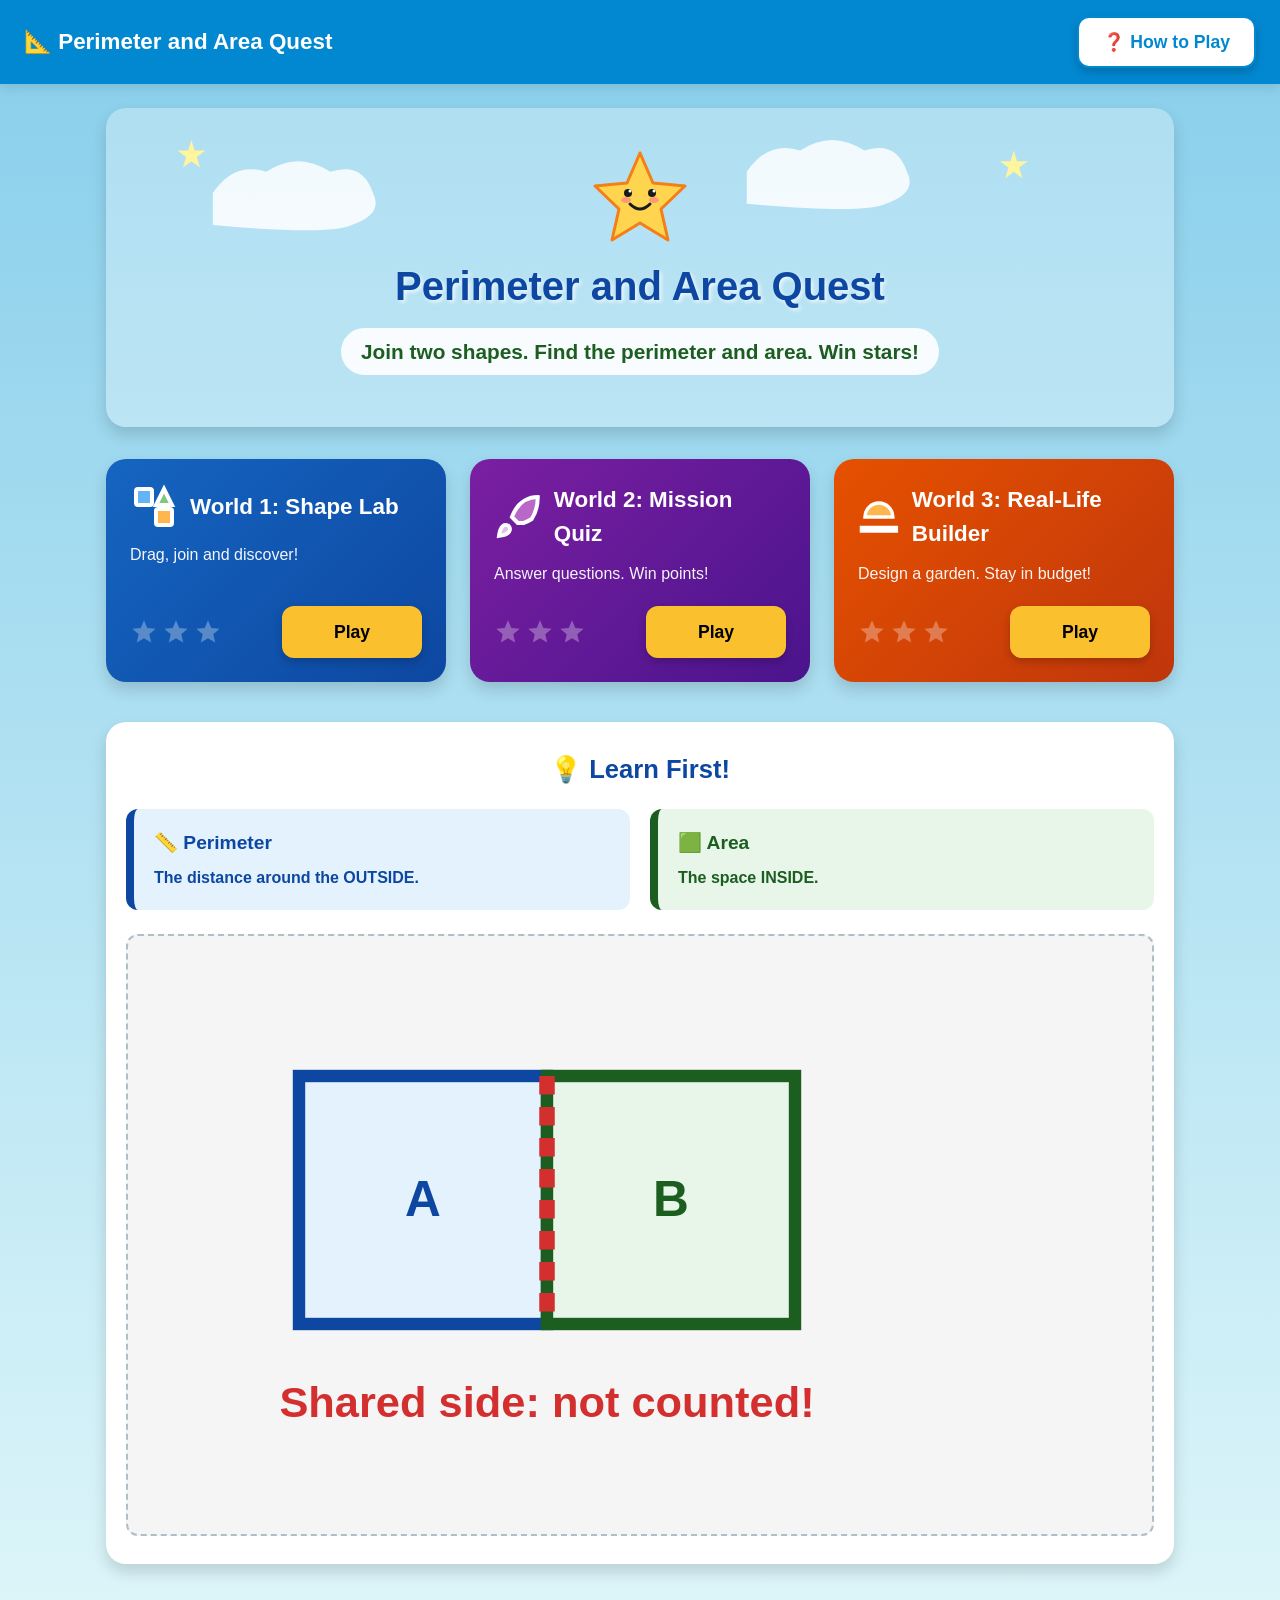
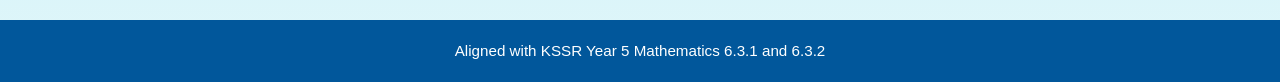
<file: index.html>
<!DOCTYPE html>
<html lang="en">
<head>
  <meta charset="UTF-8">
  <meta name="viewport" content="width=device-width, initial-scale=1.0">
  <title>Perimeter and Area Quest</title>
  <link rel="stylesheet" href="css/style.css">
  <link rel="stylesheet" href="css/home.css">
</head>
<body class="home-page">

  <!-- Header -->
  <header class="site-header">
    <a href="index.html" class="site-logo">
      <span>📐 Perimeter and Area Quest</span>
    </a>
    <button id="open-how-to-play" class="btn btn-secondary">❓ How to Play</button>
  </header>

  <!-- Main Container -->
  <main class="container">

    <!-- Hero Section -->
    <section class="hero">
      <!-- Sky SVG Background -->
      <svg class="hero-sky-bg" viewBox="0 0 1000 300" preserveAspectRatio="none" aria-hidden="true">
        <!-- Clouds -->
        <path class="cloud" d="M100 80 Q120 50 150 60 Q180 40 210 60 Q240 50 250 80 Q260 100 230 110 Q210 120 100 110 Z" />
        <path class="cloud cloud-slow" d="M600 60 Q620 30 650 40 Q680 20 710 40 Q740 30 750 60 Q760 80 730 90 Q710 100 600 90 Z" />
        <!-- Sky Stars -->
        <polygon class="star-bg" points="80,30 83,40 93,40 85,46 88,56 80,50 72,56 75,46 67,40 77,40" />
        <polygon class="star-bg" points="850,40 853,50 863,50 855,56 858,66 850,60 842,66 845,56 837,50 847,50" />
      </svg>

      <div class="hero-content">
        <!-- Ziggy Mascot Inline SVG -->
        <div class="ziggy-mascot">
          <svg viewBox="0 0 100 100" width="100%" height="100%">
            <!-- Friendly Smiling Star -->
            <polygon points="50,5 63,35 95,38 71,61 78,92 50,75 22,92 29,61 5,38 37,35" fill="#ffd54f" stroke="#f57f17" stroke-width="3" stroke-linejoin="round" />
            <!-- Cheeks -->
            <ellipse cx="36" cy="52" rx="5" ry="3" fill="#ff8a80" opacity="0.8" />
            <ellipse cx="64" cy="52" rx="5" ry="3" fill="#ff8a80" opacity="0.8" />
            <!-- Eyes -->
            <circle cx="38" cy="45" r="4" fill="#1a1a1a" />
            <circle cx="62" cy="45" r="4" fill="#1a1a1a" />
            <circle cx="40" cy="43" r="1.5" fill="#ffffff" />
            <circle cx="64" cy="43" r="1.5" fill="#ffffff" />
            <!-- Smile -->
            <path d="M 40 56 Q 50 66 60 56" fill="none" stroke="#1a1a1a" stroke-width="3" stroke-linecap="round" />
          </svg>
        </div>

        <h1 class="hero-title">Perimeter and Area Quest</h1>
        <p class="hero-tagline">Join two shapes. Find the perimeter and area. Win stars!</p>
      </div>
    </section>

    <!-- World Cards Grid -->
    <section class="worlds-grid" aria-label="Game Worlds">

      <!-- World 1 -->
      <article class="world-card world-card-1">
        <div>
          <div class="world-header">
            <svg class="world-icon" viewBox="0 0 24 24" fill="none" stroke="currentColor" stroke-width="2">
              <rect x="3" y="3" width="8" height="8" rx="1" fill="#64b5f6" />
              <polygon points="17,3 21,11 13,11" fill="#81c784" />
              <rect x="13" y="13" width="8" height="8" rx="1" fill="#ffb74d" />
            </svg>
            <h2 class="world-title">World 1: Shape Lab</h2>
          </div>
          <p class="world-desc">Drag, join and discover!</p>
        </div>
        <div class="world-footer">
          <div class="star-rating" id="stars-lab" aria-label="Stars earned in World 1"></div>
          <a href="lab.html" class="btn btn-primary">Play</a>
        </div>
      </article>

      <!-- World 2 -->
      <article class="world-card world-card-2">
        <div>
          <div class="world-header">
            <svg class="world-icon" viewBox="0 0 24 24" fill="none" stroke="currentColor" stroke-width="2">
              <path d="M4.5 16.5c-1.5 1.26-2 5-2 5s3.74-.5 5-2c.71-.84.7-2.13-.09-2.91a2.18 2.18 0 0 0-2.91-.09z" fill="#e1bee7" />
              <path d="M12 15l-3-3a22 22 0 0 1 2-3.95A12.88 12.88 0 0 1 22 2c0 2.72-.78 7.5-3.05 11a22.35 22.35 0 0 1-3.95 2z" fill="#ba68c8" />
            </svg>
            <h2 class="world-title">World 2: Mission Quiz</h2>
          </div>
          <p class="world-desc">Answer questions. Win points!</p>
        </div>
        <div class="world-footer">
          <div class="star-rating" id="stars-quiz" aria-label="Stars earned in World 2"></div>
          <a href="quiz.html" class="btn btn-primary">Play</a>
        </div>
      </article>

      <!-- World 3 -->
      <article class="world-card world-card-3">
        <div>
          <div class="world-header">
            <svg class="world-icon" viewBox="0 0 24 24" fill="none" stroke="currentColor" stroke-width="2">
              <path d="M2 18h20v2H2z" fill="#ffcc80" />
              <path d="M12 4a8 8 0 0 0-8 8h16a8 8 0 0 0-8-8z" fill="#ffb74d" />
            </svg>
            <h2 class="world-title">World 3: Real-Life Builder</h2>
          </div>
          <p class="world-desc">Design a garden. Stay in budget!</p>
        </div>
        <div class="world-footer">
          <div class="star-rating" id="stars-reallife" aria-label="Stars earned in World 3"></div>
          <a href="reallife.html" class="btn btn-primary">Play</a>
        </div>
      </article>

    </section>

    <!-- Learn First Section -->
    <section class="learn-section">
      <h2 class="section-title">💡 Learn First!</h2>
      <div class="learn-grid">
        <div class="learn-card learn-card-blue">
          <h3>📏 Perimeter</h3>
          <p>The distance around the OUTSIDE.</p>
        </div>
        <div class="learn-card learn-card-green">
          <h3>🟩 Area</h3>
          <p>The space INSIDE.</p>
        </div>
      </div>

      <!-- Concept Illustration SVG -->
      <div class="illustration-box">
        <svg viewBox="0 0 320 180" width="100%" height="180">
          <!-- Square A (blue outline) -->
          <rect x="50" y="40" width="80" height="80" fill="#e3f2fd" stroke="#0d47a1" stroke-width="4" />
          <text x="90" y="85" text-anchor="middle" font-weight="bold" fill="#0d47a1" font-size="16">A</text>

          <!-- Square B (green outline) -->
          <rect x="130" y="40" width="80" height="80" fill="#e8f5e9" stroke="#1b5e20" stroke-width="4" />
          <text x="170" y="85" text-anchor="middle" font-weight="bold" fill="#1b5e20" font-size="16">B</text>

          <!-- Shared side drawn as red dashed line -->
          <line x1="130" y1="40" x2="130" y2="120" stroke="#d32f2f" stroke-width="5" stroke-dasharray="6,4" />

          <!-- Label for shared side -->
          <text x="130" y="150" text-anchor="middle" font-weight="bold" fill="#d32f2f" font-size="14">Shared side: not counted!</text>
        </svg>
      </div>
    </section>

  </main>

  <!-- How To Play Modal Pop-up -->
  <div id="how-to-play-modal" class="modal-overlay" aria-hidden="true" role="dialog" aria-labelledby="modal-title-text">
    <div class="modal-card">
      <div class="modal-header">
        <h2 id="modal-title-text" class="modal-title">🌟 How to Play</h2>
        <button id="close-modal-btn" class="modal-close-btn" aria-label="Close modal">&times;</button>
      </div>
      <ul class="step-list">
        <li class="step-item">
          <span class="step-icon">1️⃣</span>
          <span>Pick a world from the main page.</span>
        </li>
        <li class="step-item">
          <span class="step-icon">2️⃣</span>
          <span>Play, join shapes, and solve questions.</span>
        </li>
        <li class="step-item">
          <span class="step-icon">3️⃣</span>
          <span>Collect stars for correctly solved challenges!</span>
        </li>
      </ul>
      <button onclick="document.getElementById('close-modal-btn').click()" class="btn btn-blue" style="width:100%;">Got it!</button>
    </div>
  </div>

  <!-- Footer -->
  <footer class="site-footer">
    <p>Aligned with KSSR Year 5 Mathematics 6.3.1 and 6.3.2</p>
  </footer>

  <script src="js/home.js"></script>
</body>
</html>
</file>
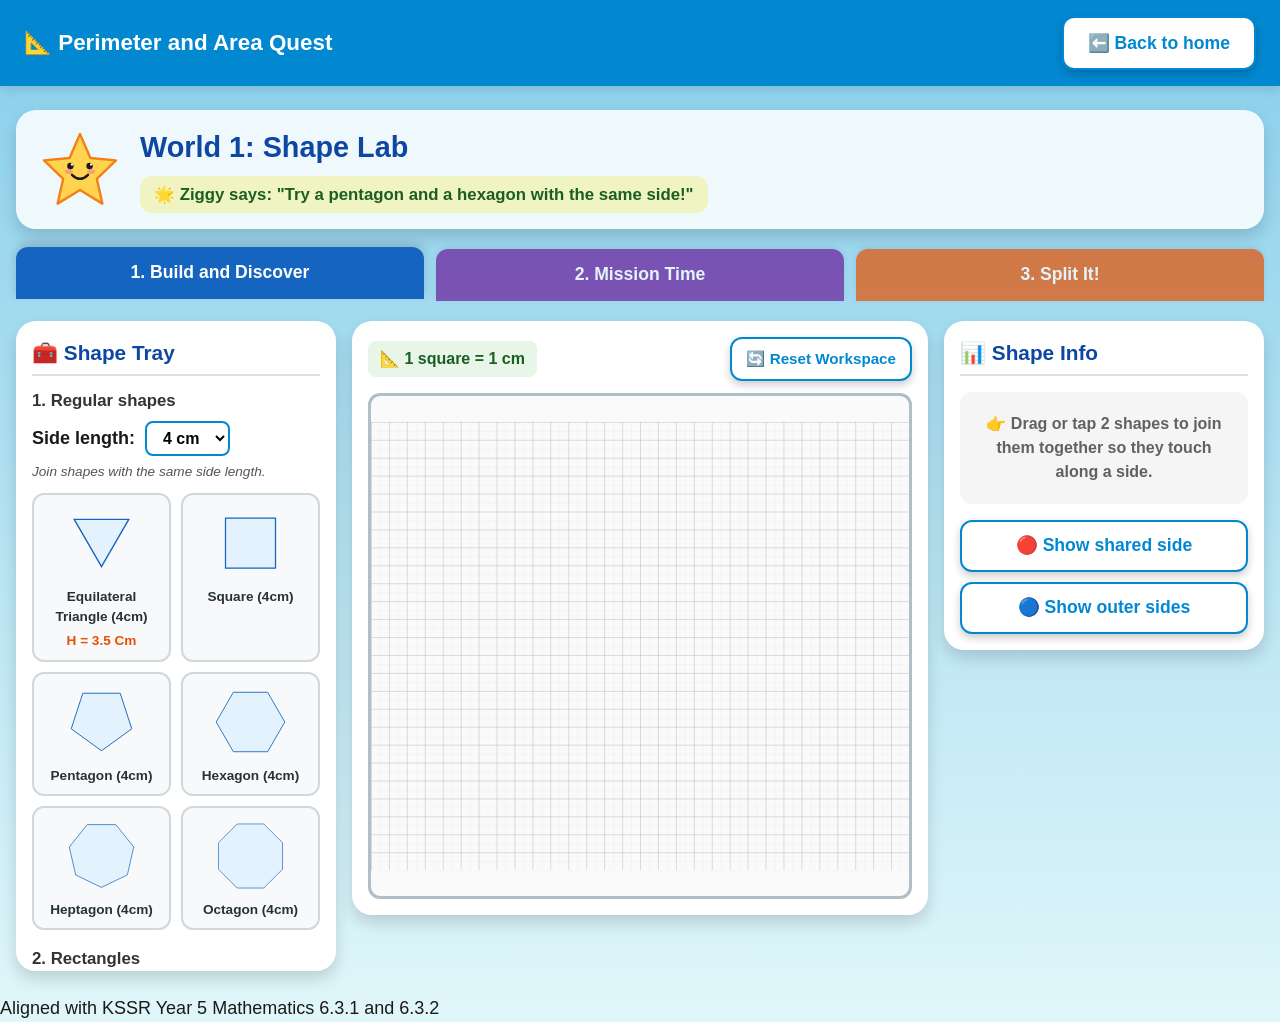
<file: lab.html>
<!DOCTYPE html>
<html lang="en">
<head>
  <meta charset="UTF-8">
  <meta name="viewport" content="width=device-width, initial-scale=1.0">
  <title>World 1: Shape Lab - Perimeter and Area Quest</title>
  <link rel="stylesheet" href="css/style.css">
  <link rel="stylesheet" href="css/lab.css">
</head>
<body class="lab-page">

  <!-- Header -->
  <header class="site-header">
    <a href="index.html" class="site-logo">
      <span>📐 Perimeter and Area Quest</span>
    </a>
    <a href="index.html" class="btn btn-secondary nav-home-btn">⬅️ Back to home</a>
  </header>

  <!-- Main Container -->
  <main class="container lab-container">

    <!-- Top Banner with Mascot Ziggy -->
    <div class="lab-hero">
      <div class="ziggy-mascot">
        <svg viewBox="0 0 100 100" width="100%" height="100%">
          <polygon points="50,5 63,35 95,38 71,61 78,92 50,75 22,92 29,61 5,38 37,35" fill="#ffd54f" stroke="#f57f17" stroke-width="3" stroke-linejoin="round" />
          <ellipse cx="36" cy="52" rx="5" ry="3" fill="#ff8a80" opacity="0.8" />
          <ellipse cx="64" cy="52" rx="5" ry="3" fill="#ff8a80" opacity="0.8" />
          <circle cx="38" cy="45" r="4" fill="#1a1a1a" />
          <circle cx="62" cy="45" r="4" fill="#1a1a1a" />
          <circle cx="40" cy="43" r="1.5" fill="#ffffff" />
          <circle cx="64" cy="43" r="1.5" fill="#ffffff" />
          <path d="M 40 56 Q 50 66 60 56" fill="none" stroke="#1a1a1a" stroke-width="3" stroke-linecap="round" />
        </svg>
      </div>
      <div class="lab-hero-text">
        <h1 class="lab-title">World 1: Shape Lab</h1>
        <p class="ziggy-tip" id="ziggy-tip">🌟 Ziggy says: "Try a pentagon and a hexagon with the same side!"</p>
      </div>
    </div>

    <!-- Navigation Tabs -->
    <nav class="lab-tabs" aria-label="Lab Modes">
      <button class="tab-btn tab-blue active" id="tab-1-btn" data-tab="tab-1">1. Build and Discover</button>
      <button class="tab-btn tab-purple" id="tab-2-btn" data-tab="tab-2">2. Mission Time</button>
      <button class="tab-btn tab-orange" id="tab-3-btn" data-tab="tab-3">3. Split It!</button>
    </nav>

    <!-- Tab 1 Content -->
    <section id="tab-1" class="tab-content active">
      <!-- Notification / Alert Message Box -->
      <div id="lab-toast" class="lab-toast hidden" aria-live="polite"></div>

      <div class="lab-workspace">

        <!-- Shape Tray (Left / Top on mobile) -->
        <aside class="shape-tray" aria-label="Shape Tray">
          <h2 class="tray-title">🧰 Shape Tray</h2>

          <!-- Group 1: Regular Shapes -->
          <div class="tray-group">
            <h3 class="tray-group-title">1. Regular shapes</h3>
            <div class="selector-row">
              <label for="side-length-select"><strong>Side length:</strong></label>
              <select id="side-length-select" class="side-select">
                <option value="3">3 cm</option>
                <option value="4" selected>4 cm</option>
                <option value="5">5 cm</option>
                <option value="6">6 cm</option>
                <option value="8">8 cm</option>
              </select>
            </div>
            <p class="tray-tip">Join shapes with the same side length.</p>
            <div class="tray-items-grid" id="regular-shapes-grid"></div>
          </div>

          <!-- Group 2: Rectangles -->
          <div class="tray-group">
            <h3 class="tray-group-title">2. Rectangles</h3>
            <div class="tray-items-grid" id="rectangles-grid"></div>
          </div>

          <!-- Group 3: Triangles -->
          <div class="tray-group">
            <h3 class="tray-group-title">3. Triangles</h3>
            <div class="tray-items-grid" id="triangles-grid"></div>
          </div>
        </aside>

        <!-- Play Area (Centre) -->
        <main class="play-area-wrapper">
          <div class="play-area-header">
            <span class="scale-label">📐 1 square = 1 cm</span>
            <div class="play-area-controls">
              <button id="btn-reset" class="btn btn-secondary btn-sm">🔄 Reset Workspace</button>
            </div>
          </div>

          <div id="shared-pill-banner" class="shared-pill-banner hidden">
            <span class="shared-banner-icon"></span>
            <span id="shared-pill-text">Shared side (4 cm): NOT counted in perimeter</span>
          </div>

          <div id="play-area-container" class="play-area-container">
            <svg id="play-area-svg" class="play-area-svg" viewBox="0 0 600 500" preserveAspectRatio="xMidYMid meet">
              <defs>
                <!-- 0.5 cm grid pattern (20px per cm, 10px per 0.5 cm) -->
                <pattern id="grid-sub" width="10" height="10" patternUnits="userSpaceOnUse">
                  <path d="M 10 0 L 0 0 0 10" fill="none" stroke="#e0e0e0" stroke-width="0.5" />
                </pattern>
                <pattern id="grid-main" width="20" height="20" patternUnits="userSpaceOnUse">
                  <rect width="20" height="20" fill="url(#grid-sub)" />
                  <path d="M 20 0 L 0 0 0 20" fill="none" stroke="#b0bec5" stroke-width="1" />
                </pattern>
              </defs>
              <!-- Grid background -->
              <rect width="100%" height="100%" fill="url(#grid-main)" />

              <!-- Placed shapes layer -->
              <g id="svg-shapes-layer"></g>

              <!-- Joined / Shared overlay layer (placed AFTER shapes, pointer-events: none) -->
              <g id="overlay-layer" id-alias="svg-overlay-layer" style="pointer-events: none;"></g>

              <!-- Controls / Labels overlay layer -->
              <g id="svg-controls-layer"></g>
            </svg>
            <div id="sparkle-container" class="sparkle-container"></div>
          </div>
        </main>

        <!-- Info Panel (Right / Bottom on mobile) -->
        <aside class="info-panel" aria-label="Info Panel">
          <h2 class="info-title">📊 Shape Info</h2>

          <div id="info-content">
            <div class="info-empty-card">
              <p>👉 Drag or tap 2 shapes to join them together so they touch along a side.</p>
            </div>
          </div>

          <div class="info-actions">
            <button id="btn-show-shared" class="btn btn-secondary btn-full" disabled>🔴 Show shared side</button>
            <button id="btn-show-outer" class="btn btn-secondary btn-full" disabled>🔵 Show outer sides</button>
          </div>
        </aside>

      </div>
    </section>

    <!-- Tab 2 Content: Mission Time -->
    <section id="tab-2" class="tab-content hidden">
      <div id="m-toast" class="lab-toast hidden" aria-live="polite"></div>

      <!-- Final Victory Screen (hidden initially) -->
      <div id="m-final-screen" class="mission-final-card hidden">
        <h2 class="final-title">🎉 All Missions Complete!</h2>
        <div id="m-final-badge" class="badge-display"></div>
        <p id="m-final-stars-text" class="final-stars-text"></p>
        <button id="m-btn-restart" class="btn btn-primary btn-lg">🔄 Play Again</button>
      </div>

      <!-- Active Mission Area -->
      <div id="m-active-container">
        <!-- Progress Bar & Star Header -->
        <div class="mission-header-bar">
          <div class="mission-progress-info">
            <span id="m-progress-label" class="mission-step-badge">Mission 1 of 8</span>
            <div class="progress-bar-track">
              <div id="m-progress-bar-fill" class="progress-bar-fill" style="width: 12.5%;"></div>
            </div>
          </div>
          <div class="mission-stars-summary">
            <span class="total-stars-label">Total Stars:</span>
            <span id="m-total-stars-val" class="stars-val-text">⭐ 0/24</span>
          </div>
        </div>

        <!-- Mission Card Header & Prompt -->
        <div class="mission-card-wrapper">
          <div class="mission-card-top">
            <div class="mission-title-group">
              <h2 id="m-title" class="m-card-title">Mission 1: Two Squares</h2>
              <div id="m-stars-current" class="m-current-stars">⭐ ⭐ ⭐</div>
            </div>
            <p id="m-prompt" class="m-card-prompt">Join two squares of side 4 cm side by side. What is the perimeter?</p>

            <!-- Answer & Actions Row -->
            <div class="m-answer-row">
              <div class="m-input-group">
                <label for="m-answer-input" class="m-input-label">Your Answer:</label>
                <input type="text" id="m-answer-input" class="m-number-input" placeholder="0" autocomplete="off" />
                <span id="m-unit-label" class="m-unit-text">cm</span>
              </div>
              <button id="m-btn-check" class="btn btn-primary m-btn-action">✅ Check</button>
              <button id="m-btn-hint" class="btn btn-secondary m-btn-action">💡 Hint (-1 ⭐)</button>
            </div>

            <!-- Hint Box / Feedback -->
            <div id="m-hint-box" class="m-hint-box hidden"></div>
            <div id="m-feedback-box" class="m-feedback-box hidden"></div>
          </div>
        </div>

        <!-- Mission Play Workspace (Tray + SVG Play Area) -->
        <div class="lab-workspace m-workspace">
          <!-- Shape Tray -->
          <aside class="shape-tray m-tray" aria-label="Mission Shape Tray">
            <h2 class="tray-title">🧰 Mission Tray</h2>

            <div class="tray-group">
              <h3 class="tray-group-title">Regular shapes</h3>
              <div class="selector-row">
                <label for="m-side-select"><strong>Side:</strong></label>
                <select id="m-side-select" class="side-select">
                  <option value="3">3 cm</option>
                  <option value="4" selected>4 cm</option>
                  <option value="5">5 cm</option>
                  <option value="6">6 cm</option>
                  <option value="8">8 cm</option>
                </select>
              </div>
              <div class="tray-items-grid" id="m-regular-grid"></div>
            </div>

            <div class="tray-group">
              <h3 class="tray-group-title">Rectangles</h3>
              <div class="tray-items-grid" id="m-rectangles-grid"></div>
            </div>

            <div class="tray-group">
              <h3 class="tray-group-title">Triangles</h3>
              <div class="tray-items-grid" id="m-triangles-grid"></div>
            </div>
          </aside>

          <!-- Play Area -->
          <main class="play-area-wrapper m-play-area">
            <div class="play-area-header">
              <span class="scale-label">📐 1 square = 1 cm</span>
              <div class="play-area-controls">
                <button id="m-btn-reset" class="btn btn-secondary btn-sm">🔄 Reset Workspace</button>
              </div>
            </div>

            <div class="play-area-container">
              <svg id="m-play-area-svg" class="play-area-svg" viewBox="0 0 600 500" preserveAspectRatio="xMidYMid meet">
                <defs>
                  <pattern id="m-grid-sub" width="10" height="10" patternUnits="userSpaceOnUse">
                    <path d="M 10 0 L 0 0 0 10" fill="none" stroke="#e0e0e0" stroke-width="0.5" />
                  </pattern>
                  <pattern id="m-grid-main" width="20" height="20" patternUnits="userSpaceOnUse">
                    <rect width="20" height="20" fill="url(#m-grid-sub)" />
                    <path d="M 20 0 L 0 0 0 20" fill="none" stroke="#b0bec5" stroke-width="1" />
                  </pattern>
                </defs>
                <rect width="100%" height="100%" fill="url(#m-grid-main)" />
                <g id="m-svg-overlay-layer"></g>
                <g id="m-svg-shapes-layer"></g>
                <g id="m-svg-controls-layer"></g>
              </svg>
              <div id="m-sparkle-container" class="sparkle-container"></div>
            </div>
          </main>
        </div>
      </div>
    </section>

    <!-- Tab 3 Content: Split It! -->
    <section id="tab-3" class="tab-content hidden">
      <div id="s-toast" class="lab-toast hidden" aria-live="polite"></div>

      <!-- Split Final Screen -->
      <div id="s-final-screen" class="split-final-card hidden">
        <h2 class="final-title">🌟 Split It! Complete!</h2>
        <div id="s-final-badge" class="badge-display"></div>
        <p id="s-final-score-text" class="final-stars-text"></p>
        <button id="s-btn-restart" class="btn btn-primary btn-lg">🔄 Play Again</button>
      </div>

      <!-- Active Split Game Container -->
      <div id="s-active-container" class="split-container">
        <!-- Split Game Header -->
        <div class="split-header-bar">
          <div class="split-step-info">
            <span id="s-progress-label" class="mission-step-badge">Shape 1 of 6</span>
          </div>
          <div class="split-score-info">
            <span class="total-stars-label">Score:</span>
            <span id="s-score-val" class="stars-val-text">0 pts</span>
          </div>
        </div>

        <div class="split-game-board">
          <!-- Composite Display Area (Left) -->
          <div class="split-target-card">
            <h2 id="s-shape-title" class="s-card-title">Composite Shape 1</h2>
            <p class="s-instruction-text">Drag or tap the correct Split Card onto this shape!</p>

            <!-- SVG Target Box -->
            <div id="s-target-dropzone" class="split-svg-box">
              <svg id="s-target-svg" class="split-target-svg" viewBox="0 0 400 300">
                <g id="s-svg-composite-layer"></g>
                <g id="s-svg-labels-layer"></g>
              </svg>
              <div id="s-drop-indicator" class="drop-indicator-text">Drop Split Card Here</div>
            </div>

            <!-- Question 2: Area MCQ (Shown after matching card) -->
            <div id="s-area-mcq-box" class="s-mcq-box hidden">
              <p class="s-mcq-prompt">Great match! What is the Total Area?</p>
              <div id="s-mcq-options" class="s-mcq-buttons"></div>
            </div>
            <div id="s-feedback-msg" class="s-feedback-box hidden"></div>
          </div>

          <!-- Split Cards Deck (Right) -->
          <div class="split-cards-panel">
            <h3 class="s-deck-title">✂️ Choose Split Card</h3>
            <div id="s-cards-list" class="split-cards-grid"></div>
          </div>
        </div>
      </div>
    </section>

  </main>

  <!-- Footer -->
  <footer class="site-footer">
    <p>Aligned with KSSR Year 5 Mathematics 6.3.1 and 6.3.2</p>
  </footer>

  <script src="js/mathcore.js"></script>
  <script src="js/labcore.js"></script>
  <script src="js/missions.js"></script>
  <script src="js/splitcore.js"></script>
  <script src="js/lab.js"></script>
</body>
</html>
</file>
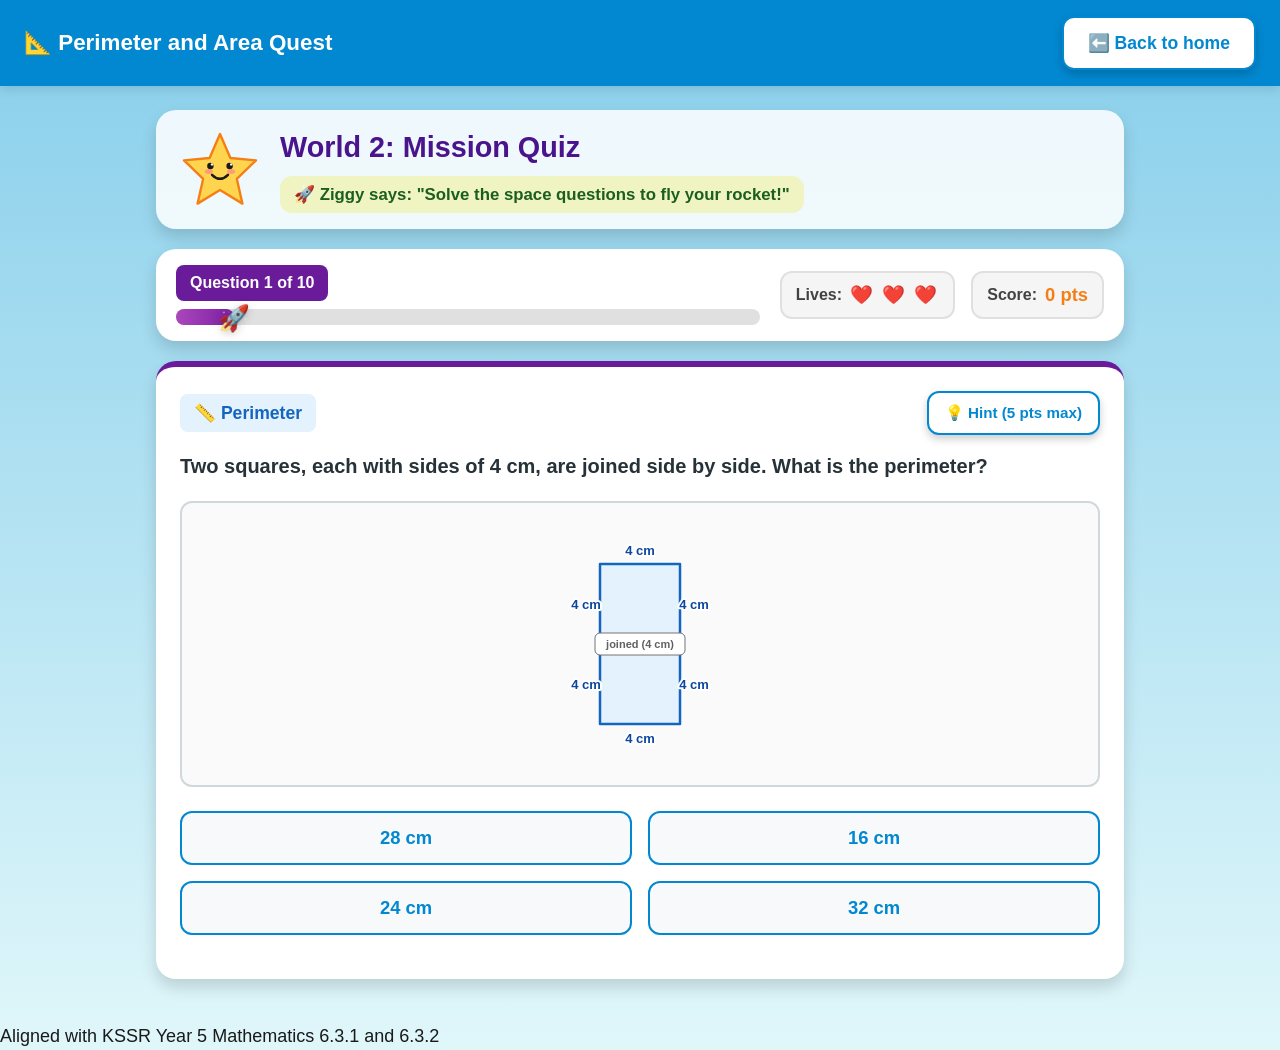
<file: quiz.html>
<!DOCTYPE html>
<html lang="en">
<head>
  <meta charset="UTF-8">
  <meta name="viewport" content="width=device-width, initial-scale=1.0">
  <title>World 2: Mission Quiz - Perimeter and Area Quest</title>
  <link rel="stylesheet" href="css/style.css">
  <link rel="stylesheet" href="css/quiz.css">
</head>
<body class="quiz-page">

  <!-- Header -->
  <header class="site-header">
    <a href="index.html" class="site-logo">
      <span>📐 Perimeter and Area Quest</span>
    </a>
    <a href="index.html" class="btn btn-secondary nav-home-btn">⬅️ Back to home</a>
  </header>

  <!-- Main Container -->
  <main class="container quiz-container">

    <!-- Hero / Top Banner -->
    <div class="quiz-hero">
      <div class="ziggy-mascot">
        <svg viewBox="0 0 100 100" width="100%" height="100%">
          <polygon points="50,5 63,35 95,38 71,61 78,92 50,75 22,92 29,61 5,38 37,35" fill="#ffd54f" stroke="#f57f17" stroke-width="3" stroke-linejoin="round" />
          <ellipse cx="36" cy="52" rx="5" ry="3" fill="#ff8a80" opacity="0.8" />
          <ellipse cx="64" cy="52" rx="5" ry="3" fill="#ff8a80" opacity="0.8" />
          <circle cx="38" cy="45" r="4" fill="#1a1a1a" />
          <circle cx="62" cy="45" r="4" fill="#1a1a1a" />
          <circle cx="40" cy="43" r="1.5" fill="#ffffff" />
          <circle cx="64" cy="43" r="1.5" fill="#ffffff" />
          <path d="M 40 56 Q 50 66 60 56" fill="none" stroke="#1a1a1a" stroke-width="3" stroke-linecap="round" />
        </svg>
      </div>
      <div class="quiz-hero-text">
        <h1 class="quiz-title">World 2: Mission Quiz</h1>
        <p class="ziggy-tip" id="quiz-ziggy-tip">🚀 Ziggy says: "Solve the space questions to fly your rocket!"</p>
      </div>
    </div>

    <!-- Failed Screen -->
    <div id="quiz-failed-card" class="quiz-card quiz-status-card hidden">
      <div class="failed-icon">💥</div>
      <h2 class="status-title">Mission failed, try again!</h2>
      <p class="status-sub">You ran out of lives. Don't give up!</p>
      <button id="btn-quiz-retry" class="btn btn-primary btn-lg">🔄 Retry Mission</button>
    </div>

    <!-- Results Screen -->
    <div id="quiz-results-card" class="quiz-card quiz-status-card hidden">
      <h2 class="status-title">🎉 Quiz Complete!</h2>
      <div id="quiz-final-stars" class="stars-display">⭐ ⭐ ⭐</div>
      <div id="quiz-final-badge" class="badge-display">Gold Commander</div>
      <p id="quiz-final-score-text" class="final-score-text">Total Score: 100 points</p>
      <div class="results-actions">
        <button id="btn-quiz-play-again" class="btn btn-primary btn-lg">🔄 Play Again</button>
        <a href="index.html" class="btn btn-purple btn-lg">🏠 Back to Home</a>
      </div>
    </div>

    <!-- Active Quiz Area -->
    <div id="quiz-active-area">

      <!-- Status & Rocket Path Header -->
      <div class="quiz-header-bar">
        <div class="quiz-progress-section">
          <div class="quiz-step-info">
            <span id="quiz-progress-text" class="step-badge">Question 1 of 10</span>
          </div>
          <div class="rocket-track-container">
            <div class="rocket-track">
              <div id="rocket-progress-fill" class="rocket-progress-fill"></div>
              <div id="rocket-icon" class="rocket-icon">🚀</div>
            </div>
          </div>
        </div>

        <div class="quiz-stats-group">
          <div class="stat-box">
            <span class="stat-label">Lives:</span>
            <span id="quiz-lives-val" class="stat-val lives-val">❤️ ❤️ ❤️</span>
          </div>
          <div class="stat-box">
            <span class="stat-label">Score:</span>
            <span id="quiz-score-val" class="stat-val score-val">0 pts</span>
          </div>
        </div>
      </div>

      <!-- Question Card -->
      <div class="quiz-card main-question-card">
        <div class="question-header">
          <h2 id="q-skill-badge" class="q-skill-badge">📏 Perimeter</h2>
          <button id="btn-quiz-hint" class="btn btn-secondary btn-sm btn-hint">💡 Hint (5 pts max)</button>
        </div>

        <p id="q-text" class="q-prompt-text">Question text goes here...</p>

        <!-- Hint Box -->
        <div id="q-hint-box" class="quiz-hint-box hidden"></div>

        <!-- SVG Diagram Container -->
        <div class="diagram-wrapper">
          <svg id="q-diagram-svg" class="diagram-svg" viewBox="0 0 400 250" preserveAspectRatio="xMidYMid meet">
            <g id="svg-shapes-layer"></g>
            <g id="svg-labels-layer"></g>
          </svg>
        </div>

        <!-- Options Container (MCQ or Typed) -->
        <div id="q-answers-container" class="answers-container"></div>

        <!-- Feedback & Explanation Box -->
        <div id="q-feedback-box" class="quiz-feedback-box hidden">
          <div id="q-feedback-title" class="feedback-title"></div>
          <div id="q-feedback-note" class="feedback-note"></div>
          <div id="q-feedback-explanation" class="feedback-explanation"></div>
          <button id="btn-quiz-next" class="btn btn-primary btn-next">Next Question ➡️</button>
        </div>

      </div>

    </div>

  </main>

  <!-- Footer -->
  <footer class="site-footer">
    <p>Aligned with KSSR Year 5 Mathematics 6.3.1 and 6.3.2</p>
  </footer>

  <script src="js/mathcore.js"></script>
  <script src="js/diagramcore.js"></script>
  <script src="js/quizcore.js"></script>
  <script src="js/questions.js"></script>
  <script src="js/quiz.js"></script>
</body>
</html>
</file>
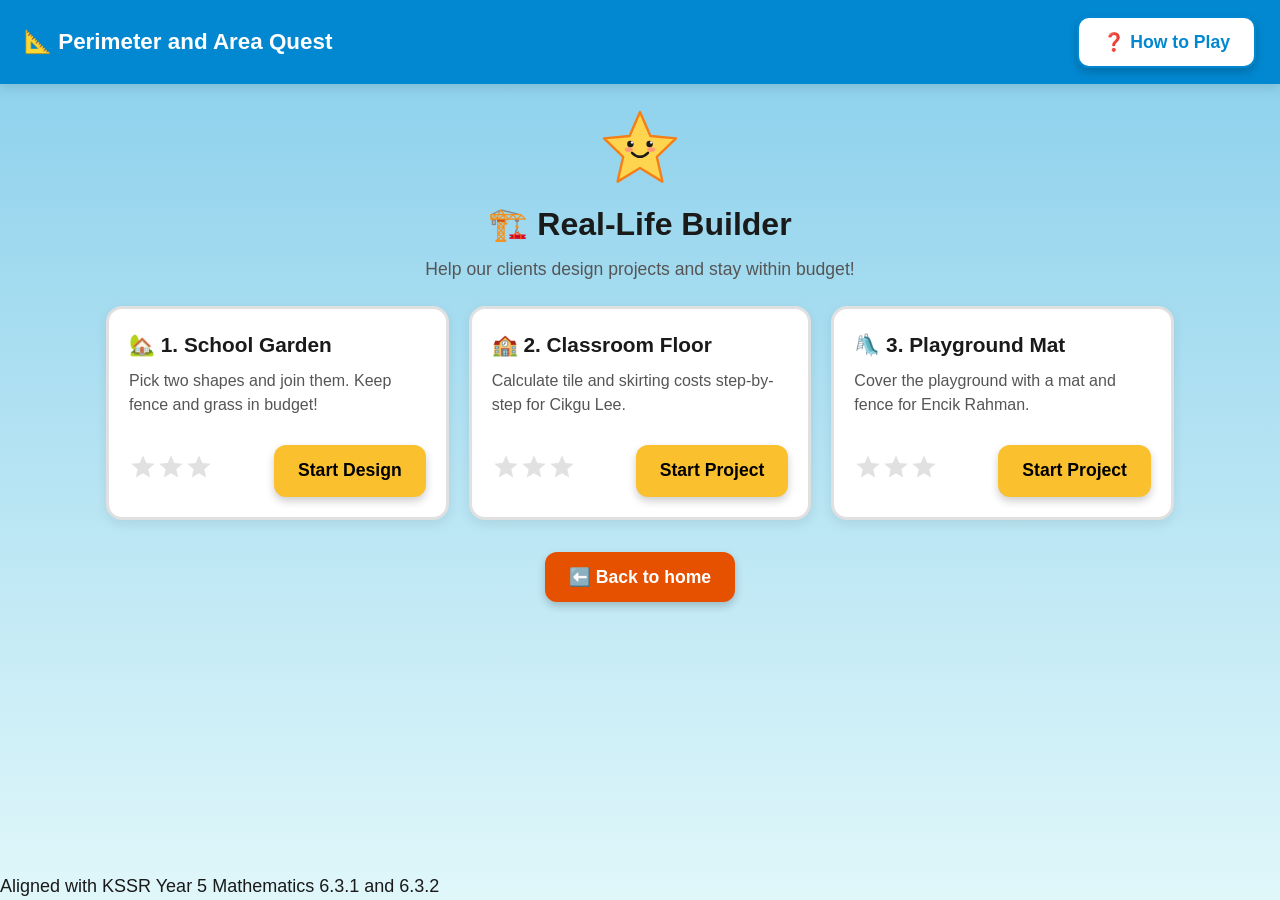
<file: reallife.html>
<!DOCTYPE html>
<html lang="en">
<head>
  <meta charset="UTF-8">
  <meta name="viewport" content="width=device-width, initial-scale=1.0">
  <title>World 3: Real-Life Builder - Perimeter and Area Quest</title>
  <link rel="stylesheet" href="css/style.css">
  <link rel="stylesheet" href="css/reallife.css">
</head>
<body class="reallife-page">

  <!-- Confetti Canvas Overlay -->
  <canvas id="confetti-canvas" class="confetti-canvas hidden" aria-hidden="true"></canvas>

  <!-- Header -->
  <header class="site-header">
    <a href="index.html" class="site-logo">
      <span>📐 Perimeter and Area Quest</span>
    </a>
    <button id="open-how-to-play" class="btn btn-secondary">❓ How to Play</button>
  </header>

  <!-- Main Container -->
  <main class="container">

    <!-- SCENARIO SELECTION VIEW (Home of Page) -->
    <section id="scenario-select-view" class="scenario-select-section">
      <!-- Hero / Mascot Banner -->
      <div class="hero-content" style="text-align: center; margin-bottom: 24px;">
        <div class="ziggy-mascot" style="width: 80px; height: 80px; margin: 0 auto 12px auto;">
          <svg viewBox="0 0 100 100" width="100%" height="100%">
            <polygon points="50,5 63,35 95,38 71,61 78,92 50,75 22,92 29,61 5,38 37,35" fill="#ffd54f" stroke="#f57f17" stroke-width="3" stroke-linejoin="round" />
            <ellipse cx="36" cy="52" rx="5" ry="3" fill="#ff8a80" opacity="0.8" />
            <ellipse cx="64" cy="52" rx="5" ry="3" fill="#ff8a80" opacity="0.8" />
            <circle cx="38" cy="45" r="4" fill="#1a1a1a" />
            <circle cx="62" cy="45" r="4" fill="#1a1a1a" />
            <circle cx="40" cy="43" r="1.5" fill="#ffffff" />
            <circle cx="64" cy="43" r="1.5" fill="#ffffff" />
            <path d="M 40 56 Q 50 66 60 56" fill="none" stroke="#1a1a1a" stroke-width="3" stroke-linecap="round" />
          </svg>
        </div>
        <h1 style="font-size: 2rem; color: #1a1a1a; margin-bottom: 8px;">🏗️ Real-Life Builder</h1>
        <p style="color: #555555; font-size: 1.1rem;">Help our clients design projects and stay within budget!</p>
      </div>

      <!-- Scenario Cards Grid -->
      <div class="scenario-cards-grid">
        <!-- Scenario 1 Card -->
        <article class="scenario-card" id="card-scenario-1">
          <div>
            <h2 class="scenario-title">🏡 1. School Garden</h2>
            <p class="scenario-desc">Pick two shapes and join them. Keep fence and grass in budget!</p>
          </div>
          <div class="scenario-footer">
            <div class="star-rating" id="stars-scenario-1" aria-label="Stars for Scenario 1"></div>
            <button class="btn btn-primary start-scenario-btn" data-scenario="1">Start Design</button>
          </div>
        </article>

        <!-- Scenario 2 Card -->
        <article class="scenario-card" id="card-scenario-2">
          <div>
            <h2 class="scenario-title">🏫 2. Classroom Floor</h2>
            <p class="scenario-desc">Calculate tile and skirting costs step-by-step for Cikgu Lee.</p>
          </div>
          <div class="scenario-footer">
            <div class="star-rating" id="stars-scenario-2" aria-label="Stars for Scenario 2"></div>
            <button class="btn btn-primary start-scenario-btn" data-scenario="2">Start Project</button>
          </div>
        </article>

        <!-- Scenario 3 Card -->
        <article class="scenario-card" id="card-scenario-3">
          <div>
            <h2 class="scenario-title">🛝 3. Playground Mat</h2>
            <p class="scenario-desc">Cover the playground with a mat and fence for Encik Rahman.</p>
          </div>
          <div class="scenario-footer">
            <div class="star-rating" id="stars-scenario-3" aria-label="Stars for Scenario 3"></div>
            <button class="btn btn-primary start-scenario-btn" data-scenario="3">Start Project</button>
          </div>
        </article>
      </div>

      <div style="margin-top: 32px; text-align: center;">
        <a href="index.html" class="btn btn-orange" style="min-height: 48px; display: inline-flex; align-items: center; justify-content: center;">⬅️ Back to home</a>
      </div>
    </section>

    <!-- INTERACTIVE SCENARIO WORKSPACE VIEW -->
    <section id="scenario-workspace-view" class="scenario-workspace-section hidden" hidden>
      <!-- Navigation Bar -->
      <div style="display: flex; justify-content: space-between; align-items: center; margin-bottom: 16px;">
        <button id="back-to-scenarios-btn" class="btn btn-secondary">⬅️ Back to Scenarios</button>
        <h2 id="workspace-title" style="font-size: 1.5rem; margin: 0; color: #1a1a1a;">Scenario Workspace</h2>
      </div>

      <!-- Client Banner -->
      <div class="client-banner">
        <div class="client-avatar">👤</div>
        <div>
          <div id="client-name-tag" style="font-weight: 700; color: #f57f17; font-size: 1.1rem;">Client Name</div>
          <div id="client-prompt-text" class="client-prompt">Client prompt description goes here.</div>
        </div>
      </div>

      <!-- Step Progress Dots (for Scenario 2 & 3) -->
      <div id="progress-dots-container" class="progress-dots-container hidden" hidden></div>

      <!-- Workspace Grid Layout -->
      <div class="workspace-layout">

        <!-- Left Panel: Diagram + Controls -->
        <div class="left-workspace-panel">

          <!-- Diagram Card -->
          <div class="diagram-card">
            <div id="diagram-svg-wrapper" class="diagram-svg-wrapper">
              <!-- SVG dynamically rendered here -->
            </div>
          </div>

          <!-- Controls for Scenario 1 (Garden Builder) -->
          <div id="scenario-1-controls" class="scenario-controls hidden" hidden>
            <h3 style="margin-top: 16px; margin-bottom: 8px; font-size: 1.1rem;">1️⃣ Select Shape 1:</h3>
            <div id="shape1-tile-grid" class="tile-selection-grid"></div>

            <h3 style="margin-top: 12px; margin-bottom: 8px; font-size: 1.1rem;">2️⃣ Select Shape 2:</h3>
            <div id="shape2-tile-grid" class="tile-selection-grid"></div>

            <div class="join-control-panel">
              <h3 style="margin-bottom: 12px; font-size: 1.1rem;">3️⃣ Choose Join Attachment:</h3>
              <div class="control-group">
                <label class="control-label" for="select-side1">Attach Shape 1 Side:</label>
                <select id="select-side1" class="control-select">
                  <option value="right">Right Side</option>
                  <option value="top">Top Side</option>
                  <option value="bottom">Bottom Side</option>
                  <option value="left">Left Side</option>
                </select>
              </div>
              <div class="control-group">
                <label class="control-label" for="select-side2">To Shape 2 Side:</label>
                <select id="select-side2" class="control-select">
                  <option value="left">Left Side</option>
                  <option value="bottom">Bottom Side</option>
                  <option value="top">Top Side</option>
                  <option value="right">Right Side</option>
                </select>
              </div>
              <div class="control-group">
                <label class="control-label" for="select-alignment">Alignment:</label>
                <select id="select-alignment" class="control-select">
                  <option value="start">Flush at Start (Top/Left)</option>
                  <option value="end">Flush at End (Bottom/Right)</option>
                </select>
              </div>
            </div>

            <div style="margin-top: 16px; display: flex; gap: 12px; flex-wrap: wrap;">
              <button id="submit-garden-btn" class="btn btn-green" style="flex: 1; min-height: 48px;">🚀 Submit Design</button>
              <button id="show-example-btn" class="btn btn-orange hidden" hidden style="min-height: 48px;">💡 Show Example</button>
            </div>

            <div id="garden-feedback-box" class="feedback-box hidden" hidden></div>
          </div>

          <!-- Controls for Scenario 2 & 3 (Question Steps) -->
          <div id="scenario-steps-controls" class="scenario-controls hidden" hidden>
            <div class="step-card">
              <div id="step-number-tag" style="font-weight: 700; color: #1565c0; font-size: 0.95rem; margin-bottom: 4px;">Step 1 of 8</div>
              <h3 id="step-question-title" class="step-question-title">Step question goes here</h3>

              <!-- Typed Input Form -->
              <div id="typed-input-form" class="input-group">
                <input type="text" id="step-typed-input" class="typed-input" placeholder="Type your answer..." />
                <button id="submit-typed-btn" class="btn btn-primary" style="min-height: 48px; min-width: 100px;">Check</button>
              </div>

              <!-- MCQ Grid Form -->
              <div id="mcq-input-form" class="mcq-grid hidden" hidden></div>

              <!-- Action buttons: Hint -->
              <div style="margin-top: 16px; display: flex; justify-content: space-between; align-items: center;">
                <button id="step-hint-btn" class="btn btn-secondary" style="min-height: 48px;">💡 Hint</button>
              </div>

              <!-- Feedback Box -->
              <div id="step-feedback-box" class="feedback-box hidden" hidden></div>
            </div>
          </div>

        </div>

        <!-- Right Panel: Live Calculator -->
        <div class="right-workspace-panel">
          <div class="calculator-panel">
            <div class="calculator-header">
              <span>🧮 Live Calculator Panel</span>
            </div>

            <!-- BLUE Perimeter Card -->
            <div class="calc-card-perimeter">
              <div class="calc-card-title">📐 Perimeter (Outer sides only)</div>
              <div id="calc-perimeter-working" class="calc-working">P = --</div>
            </div>

            <!-- GREEN Area Card -->
            <div class="calc-card-area">
              <div class="calc-card-title">🟩 Area (A1 + A2)</div>
              <div id="calc-area-working" class="calc-working">A = --</div>
            </div>

            <!-- Cost Table -->
            <table class="cost-table">
              <thead>
                <tr>
                  <th>Item</th>
                  <th>Quantity</th>
                  <th>Unit Price</th>
                  <th>Subtotal</th>
                </tr>
              </thead>
              <tbody id="cost-table-body">
                <tr><td>--</td><td>--</td><td>--</td><td>--</td></tr>
              </tbody>
            </table>

            <!-- Budget Bar -->
            <div class="budget-bar-container">
              <div class="budget-label">
                <span id="budget-status-text">Budget Status</span>
                <span id="budget-left-text">RM 0</span>
              </div>
              <div class="budget-progress-track">
                <div id="budget-progress-fill" class="budget-progress-fill green" style="width: 0%;"></div>
              </div>
            </div>

          </div>
        </div>

      </div>
    </section>

  </main>

  <!-- COMPLETION MODAL OVERLAY -->
  <div id="completion-modal" class="modal-overlay hidden" hidden role="dialog" aria-labelledby="completion-title">
    <div class="modal-card">
      <h2 id="completion-title" style="font-size: 1.8rem; color: #1b5e20; margin-bottom: 8px;">🎉 Project Completed!</h2>
      <p id="completion-subtitle" style="font-size: 1.1rem; color: #555555; margin-bottom: 16px;">Awesome job staying in budget!</p>

      <!-- Stars rating animation box -->
      <div id="completion-stars-container" class="star-rating" style="justify-content: center; font-size: 2.5rem; margin-bottom: 16px;"></div>

      <div id="completion-summary-text" style="background: #f5f5f5; border-radius: 12px; padding: 14px; margin-bottom: 20px; font-weight: 600;">
        Summary stats
      </div>

      <div style="display: flex; gap: 12px; justify-content: center; flex-wrap: wrap;">
        <button id="modal-replay-btn" class="btn btn-secondary" style="min-height: 48px;">🔄 Try Again</button>
        <button id="modal-next-btn" class="btn btn-primary" style="min-height: 48px;">➡️ Next Scenario</button>
      </div>
    </div>
  </div>

  <!-- HOW TO PLAY MODAL POP-UP -->
  <div id="how-to-play-modal" class="modal-overlay hidden" hidden role="dialog" aria-labelledby="modal-title-text">
    <div class="modal-card">
      <button id="close-modal-btn" class="modal-close-btn" aria-label="Close modal">&times;</button>
      <h2 id="modal-title-text" style="font-size: 1.5rem; margin-bottom: 16px; color: #1565c0;">🌟 How to Play World 3</h2>

      <ul style="text-align: left; margin-bottom: 20px; padding-left: 20px;">
        <li style="margin-bottom: 10px;"><strong>1. Choose a Client Project:</strong> School Garden, Classroom Floor, or Playground Mat.</li>
        <li style="margin-bottom: 10px;"><strong>2. Build or Calculate:</strong> Join shapes for the garden or solve steps for floors & mats.</li>
        <li style="margin-bottom: 10px;"><strong>3. Live Calculator:</strong> Keep track of perimeter, area, and total cost in real time.</li>
        <li style="margin-bottom: 10px;"><strong>4. Earn Stars:</strong> Complete projects accurately and stay under budget to earn up to 3 stars!</li>
      </ul>

      <button id="modal-got-it-btn" class="btn btn-primary" style="width: 100%; min-height: 48px;">Got it!</button>
    </div>
  </div>

  <!-- Footer -->
  <footer class="site-footer">
    <p>Aligned with KSSR Year 5 Mathematics 6.3.1 and 6.3.2</p>
  </footer>

  <script src="js/mathcore.js"></script>
  <script src="js/reallifecore.js"></script>
  <script src="js/reallife.js"></script>
</body>
</html>
</file>
<file: css/style.css>
/* css/style.css - Shared theme for Perimeter and Area Quest */

:root {
  /* AGENTS.md Colour Codes */
  --blue-perimeter: #0d47a1;
  --blue-bg: #e3f2fd;
  --blue-card: #1565c0;

  --green-area: #1b5e20;
  --green-bg: #e8f5e9;
  --green-card: #2e7d32;

  --purple-card: #6a1b9a;
  --orange-card: #e65100;

  --red-shared: #d32f2f;
  --yellow-star: #f57f17;
  --yellow-bg: #fffde7;

  --text-color: #1a1a1a;
  --text-light: #ffffff;
  --bg-sky-top: #87ceeb;
  --bg-sky-bottom: #e0f7fa;
  --card-shadow: 0 8px 16px rgba(0, 0, 0, 0.15);
  --radius-lg: 20px;
  --radius-md: 12px;
  --radius-sm: 8px;
}

* {
  box-sizing: border-box;
  margin: 0;
  padding: 0;
}

body {
  font-family: 'Segoe UI', Tahoma, Geneva, Verdana, sans-serif;
  font-size: 18px; /* AGENTS.md requirement >= 18px */
  line-height: 1.5;
  color: var(--text-color);
  background: linear-gradient(180deg, var(--bg-sky-top) 0%, var(--bg-sky-bottom) 100%);
  min-height: 100vh;
  display: flex;
  flex-direction: column;
}

/* Header & Navbar */
.site-header {
  background: #0288d1;
  color: #ffffff;
  padding: 16px 24px;
  display: flex;
  justify-content: space-between;
  align-items: center;
  box-shadow: 0 4px 10px rgba(0, 0, 0, 0.1);
}

.site-logo {
  font-size: 1.4rem;
  font-weight: bold;
  color: #ffffff;
  text-decoration: none;
  display: flex;
  align-items: center;
  gap: 10px;
}

.nav-home-btn {
  min-height: 48px;
  min-width: unset;
  padding: 8px 16px;
  font-size: 1rem;
}

/* Container */
.container {
  max-width: 1100px;
  width: 100%;
  margin: 0 auto;
  padding: 24px 16px;
  flex: 1;
}

/* Buttons */
.btn {
  display: inline-flex;
  align-items: center;
  justify-content: center;
  min-height: 52px; /* min 48px target */
  min-width: 140px;
  padding: 12px 24px;
  font-size: 1.1rem;
  font-weight: bold;
  border-radius: var(--radius-md);
  border: none;
  cursor: pointer;
  text-decoration: none;
  transition: transform 0.2s ease, box-shadow 0.2s ease;
  box-shadow: 0 4px 8px rgba(0, 0, 0, 0.2);
}

.btn:hover, .btn:focus {
  transform: translateY(-2px);
  box-shadow: 0 6px 12px rgba(0, 0, 0, 0.25);
  outline: 3px solid #ffeb3b;
}

.btn:active {
  transform: translateY(1px);
}

.btn-primary {
  background-color: #fbc02d;
  color: #000000;
}

.btn-blue {
  background-color: #1565c0;
  color: #ffffff;
}

.btn-purple {
  background-color: #6a1b9a;
  color: #ffffff;
}

.btn-orange {
  background-color: #e65100;
  color: #ffffff;
}

.btn-secondary {
  background-color: #ffffff;
  color: #0288d1;
  border: 2px solid #0288d1;
}

.btn-sm {
  min-height: 44px;
  padding: 6px 14px;
  font-size: 0.95rem;
}

.btn-full {
  width: 100%;
}

/* Hero Section */
.hero {
  text-align: center;
  padding: 32px 16px;
  position: relative;
  overflow: hidden;
  background: rgba(255, 255, 255, 0.3);
  border-radius: var(--radius-lg);
  margin-bottom: 32px;
  box-shadow: var(--card-shadow);
}

.hero-sky-bg {
  position: absolute;
  top: 0;
  left: 0;
  width: 100%;
  height: 100%;
  z-index: 0;
  pointer-events: none;
}

.cloud {
  fill: #ffffff;
  opacity: 0.85;
  animation: floatCloud 25s linear infinite;
}

.cloud-slow {
  animation-duration: 35s;
}

@keyframes floatCloud {
  0% { transform: translateX(-150px); }
  100% { transform: translateX(1100px); }
}

.star-bg {
  fill: #fff59d;
  animation: pulseStar 2s ease-in-out infinite alternate;
}

@keyframes pulseStar {
  0% { opacity: 0.3; transform: scale(0.8); }
  100% { opacity: 1; transform: scale(1.1); }
}

.hero-content {
  position: relative;
  z-index: 1;
}

.hero-title {
  font-size: 2.5rem;
  font-weight: 900;
  color: #0d47a1;
  text-shadow: 2px 2px 4px rgba(255, 255, 255, 0.8);
  margin-bottom: 12px;
  animation: popTitle 1s ease-out;
}

@keyframes popTitle {
  0% { transform: scale(0.8); opacity: 0; }
  80% { transform: scale(1.05); }
  100% { transform: scale(1); opacity: 1; }
}

.ziggy-mascot {
  width: 100px;
  height: 100px;
  margin: 8px auto;
  animation: gentleBounce 2s ease-in-out infinite;
}

@keyframes gentleBounce {
  0%, 100% { transform: translateY(0); }
  50% { transform: translateY(-12px); }
}

.hero-tagline {
  font-size: 1.3rem;
  font-weight: 700;
  color: #1b5e20;
  background: rgba(255, 255, 255, 0.9);
  display: inline-block;
  padding: 8px 20px;
  border-radius: 30px;
  margin-bottom: 20px;
}

/* Placeholder Page Styling */
.placeholder-card {
  background: #ffffff;
  border-radius: var(--radius-lg);
  padding: 40px 24px;
  text-align: center;
  box-shadow: var(--card-shadow);
  max-width: 600px;
  margin: 40px auto;
}

.placeholder-card h1 {
  font-size: 2rem;
  color: #0d47a1;
  margin-bottom: 16px;
}

.placeholder-card p {
  font-size: 1.2rem;
  margin-bottom: 24px;
}

/* Accessibility Focus Outline */
a:focus, button:focus, select:focus {
  outline: 3px solid #ff6f00;
  outline-offset: 2px;
}
</file>
<file: css/home.css>
/* css/home.css - Styles specific to the Home Page (index.html) */

/* World Cards Grid */
body.home-page .worlds-grid {
  display: grid;
  grid-template-columns: repeat(auto-fit, minmax(280px, 1fr));
  gap: 24px;
  margin-bottom: 40px;
}

body.home-page .world-card {
  border-radius: var(--radius-lg);
  padding: 24px;
  color: var(--text-light);
  display: flex;
  flex-direction: column;
  justify-content: space-between;
  box-shadow: var(--card-shadow);
  transition: transform 0.2s ease;
}

body.home-page .world-card:hover {
  transform: translateY(-5px);
}

body.home-page .world-card-1 {
  background: linear-gradient(135deg, #1565c0, #0d47a1);
}

body.home-page .world-card-2 {
  background: linear-gradient(135deg, #7b1fa2, #4a148c);
}

body.home-page .world-card-3 {
  background: linear-gradient(135deg, #e65100, #bf360c);
}

body.home-page .world-header {
  display: flex;
  align-items: center;
  gap: 12px;
  margin-bottom: 12px;
}

body.home-page .world-icon {
  width: 48px;
  height: 48px;
}

body.home-page .world-title {
  font-size: 1.4rem;
  font-weight: 800;
}

body.home-page .world-desc {
  font-size: 1rem;
  margin-bottom: 20px;
  opacity: 0.95;
}

body.home-page .world-footer {
  display: flex;
  align-items: center;
  justify-content: space-between;
  margin-top: auto;
}

body.home-page .star-rating {
  display: flex;
  gap: 4px;
}

body.home-page .star-rating svg {
  width: 28px;
  height: 28px;
  fill: #ffd54f;
}

body.home-page .star-rating svg.empty {
  fill: rgba(255, 255, 255, 0.3);
}

/* Learn First Section */
body.home-page .learn-section {
  background: #ffffff;
  padding: 28px 20px;
  border-radius: var(--radius-lg);
  box-shadow: var(--card-shadow);
  margin-bottom: 32px;
}

body.home-page .section-title {
  font-size: 1.6rem;
  font-weight: 800;
  text-align: center;
  margin-bottom: 20px;
  color: #0d47a1;
}

body.home-page .learn-grid {
  display: grid;
  grid-template-columns: repeat(auto-fit, minmax(280px, 1fr));
  gap: 20px;
  margin-bottom: 24px;
}

body.home-page .learn-card {
  padding: 20px;
  border-radius: var(--radius-md);
  border-left: 8px solid;
}

body.home-page .learn-card-blue {
  background-color: var(--blue-bg);
  border-left-color: var(--blue-perimeter);
  color: var(--blue-perimeter);
}

body.home-page .learn-card-green {
  background-color: var(--green-bg);
  border-left-color: var(--green-area);
  color: var(--green-area);
}

body.home-page .learn-card h3 {
  font-size: 1.2rem;
  margin-bottom: 8px;
  display: flex;
  align-items: center;
  gap: 8px;
}

body.home-page .learn-card p {
  font-size: 1rem;
  font-weight: 600;
}

/* SVG Concept Illustration */
body.home-page .illustration-box {
  background: #f5f5f5;
  border-radius: var(--radius-md);
  padding: 16px;
  text-align: center;
  border: 2px dashed #b0bec5;
}

body.home-page .illustration-box svg {
  max-width: 100%;
  height: auto;
}

/* Popup Modal */
body.home-page .modal-overlay {
  position: fixed;
  top: 0;
  left: 0;
  width: 100vw;
  height: 100vh;
  background: rgba(0, 0, 0, 0.6);
  display: flex;
  align-items: center;
  justify-content: center;
  z-index: 1000;
  opacity: 0;
  visibility: hidden;
  transition: opacity 0.3s ease, visibility 0.3s ease;
}

body.home-page .modal-overlay.active {
  opacity: 1;
  visibility: visible;
}

body.home-page .modal-card {
  background: #ffffff;
  border-radius: var(--radius-lg);
  max-width: 500px;
  width: 90%;
  padding: 28px;
  box-shadow: 0 12px 24px rgba(0,0,0,0.3);
  position: relative;
  transform: translateY(-20px);
  transition: transform 0.3s ease;
}

body.home-page .modal-overlay.active .modal-card {
  transform: translateY(0);
}

body.home-page .modal-header {
  display: flex;
  justify-content: space-between;
  align-items: center;
  margin-bottom: 20px;
}

body.home-page .modal-title {
  font-size: 1.5rem;
  font-weight: 800;
  color: #0d47a1;
}

body.home-page .modal-close-btn {
  background: none;
  border: none;
  font-size: 2rem;
  font-weight: bold;
  cursor: pointer;
  color: #757575;
  line-height: 1;
  padding: 4px 8px;
  min-height: 48px;
  min-width: 48px;
}

body.home-page .modal-close-btn:hover {
  color: #000000;
}

body.home-page .step-list {
  list-style: none;
  display: flex;
  flex-direction: column;
  gap: 16px;
  margin-bottom: 24px;
}

body.home-page .step-item {
  display: flex;
  align-items: center;
  gap: 16px;
  background: #f0f4c3;
  padding: 12px 16px;
  border-radius: var(--radius-md);
  font-weight: 600;
  color: #33691e;
}

body.home-page .step-icon {
  font-size: 1.8rem;
}

/* Footer */
body.home-page .site-footer {
  background: #01579b;
  color: #ffffff;
  text-align: center;
  padding: 20px 16px;
  font-size: 0.95rem;
  margin-top: auto;
}
</file>
<file: css/lab.css>
/* css/lab.css - Styles specific to World 1: Shape Lab (lab.html) */

body.lab-page .lab-container {
  max-width: 1280px;
}

/* Lab Hero Header */
body.lab-page .lab-hero {
  display: flex;
  align-items: center;
  gap: 20px;
  background: rgba(255, 255, 255, 0.85);
  padding: 16px 24px;
  border-radius: var(--radius-lg);
  box-shadow: var(--card-shadow);
  margin-bottom: 20px;
}

body.lab-page .lab-hero .ziggy-mascot {
  width: 80px;
  height: 80px;
  flex-shrink: 0;
  margin: 0;
}

body.lab-page .lab-title {
  font-size: 1.8rem;
  color: #0d47a1;
  font-weight: 800;
}

body.lab-page .ziggy-tip {
  font-size: 1.05rem;
  font-weight: 700;
  color: #1b5e20;
  background: #f0f4c3;
  padding: 6px 14px;
  border-radius: var(--radius-md);
  display: inline-block;
  margin-top: 6px;
}

/* Tabs */
body.lab-page .lab-tabs {
  display: flex;
  gap: 12px;
  margin-bottom: 20px;
}

body.lab-page .tab-btn {
  flex: 1;
  padding: 14px;
  font-size: 1.1rem;
  font-weight: 800;
  border: none;
  border-radius: var(--radius-md) var(--radius-md) 0 0;
  cursor: pointer;
  opacity: 0.7;
  transition: opacity 0.2s ease, transform 0.2s ease;
  min-height: 52px;
  box-shadow: 0 -2px 6px rgba(0,0,0,0.1);
}

body.lab-page .tab-btn.active {
  opacity: 1;
  transform: translateY(-2px);
  box-shadow: 0 -4px 10px rgba(0,0,0,0.15);
}

body.lab-page .tab-blue { background: #1565c0; color: #ffffff; }
body.lab-page .tab-purple { background: #6a1b9a; color: #ffffff; }
body.lab-page .tab-orange { background: #e65100; color: #ffffff; }

body.lab-page .tab-content {
  display: block;
}

body.lab-page .hidden,
body.lab-page [hidden] {
  display: none !important;
  pointer-events: none !important;
}

body.lab-page .tab-content.hidden {
  display: none !important;
}

/* Toast Notifications */
body.lab-page .lab-toast {
  background: #d32f2f;
  color: #ffffff;
  padding: 12px 20px;
  border-radius: var(--radius-md);
  font-weight: 800;
  font-size: 1.1rem;
  text-align: center;
  margin-bottom: 16px;
  box-shadow: 0 4px 12px rgba(211, 47, 47, 0.4);
  animation: shake 0.4s ease-in-out;
}

body.lab-page .lab-toast.hidden {
  display: none;
}

@keyframes shake {
  0%, 100% { transform: translateX(0); }
  20%, 60% { transform: translateX(-8px); }
  40%, 80% { transform: translateX(8px); }
}

/* Workspace Layout */
body.lab-page .lab-workspace {
  display: grid;
  grid-template-columns: 320px 1fr 320px;
  gap: 16px;
  align-items: start;
}

body.lab-page .m-workspace {
  grid-template-columns: 320px 1fr;
}

@media (max-width: 1024px) {
  body.lab-page .lab-workspace,
  body.lab-page .m-workspace {
    grid-template-columns: 1fr;
  }
}

/* Shape Tray */
body.lab-page .shape-tray {
  background: #ffffff;
  padding: 16px;
  border-radius: var(--radius-lg);
  box-shadow: var(--card-shadow);
  max-height: 650px;
  overflow-y: auto;
}

body.lab-page .tray-title {
  font-size: 1.3rem;
  color: #0d47a1;
  margin-bottom: 12px;
  border-bottom: 2px solid #e0e0e0;
  padding-bottom: 6px;
}

body.lab-page .tray-group {
  margin-bottom: 16px;
}

body.lab-page .tray-group-title {
  font-size: 1.05rem;
  color: #333333;
  margin-bottom: 8px;
}

body.lab-page .selector-row {
  display: flex;
  align-items: center;
  gap: 10px;
  margin-bottom: 6px;
}

body.lab-page .side-select {
  padding: 6px 12px;
  font-size: 1rem;
  font-weight: bold;
  border-radius: var(--radius-sm);
  border: 2px solid #0288d1;
  background: #ffffff;
  cursor: pointer;
}

body.lab-page .tray-tip {
  font-size: 0.85rem;
  color: #555555;
  margin-bottom: 10px;
  font-style: italic;
}

body.lab-page .tray-items-grid {
  display: grid;
  grid-template-columns: repeat(auto-fill, minmax(120px, 1fr));
  gap: 10px;
}

body.lab-page .tray-item {
  background: #f8f9fa;
  border: 2px solid #cfd8dc;
  border-radius: var(--radius-md);
  padding: 8px;
  text-align: center;
  cursor: pointer;
  transition: transform 0.15s ease, border-color 0.15s ease, box-shadow 0.15s ease;
  user-select: none;
}

body.lab-page .tray-item:hover, body.lab-page .tray-item:focus {
  transform: translateY(-2px);
  border-color: #0288d1;
  box-shadow: 0 4px 8px rgba(0,0,0,0.15);
  outline: none;
}

body.lab-page .tray-item svg {
  width: 100%;
  height: 80px;
  display: block;
}

body.lab-page .tray-item-label {
  font-size: 0.85rem;
  font-weight: 700;
  color: #263238;
  margin-top: 4px;
  text-transform: capitalize;
}

/* Play Area */
body.lab-page .play-area-wrapper {
  background: #ffffff;
  border-radius: var(--radius-lg);
  padding: 16px;
  box-shadow: var(--card-shadow);
  display: flex;
  flex-direction: column;
}

body.lab-page .play-area-header {
  display: flex;
  justify-content: space-between;
  align-items: center;
  margin-bottom: 12px;
}

body.lab-page .scale-label {
  font-size: 1rem;
  font-weight: 800;
  color: #1b5e20;
  background: #e8f5e9;
  padding: 6px 12px;
  border-radius: var(--radius-sm);
}

body.lab-page .play-area-container {
  position: relative;
  width: 100%;
  background: #fafafa;
  border: 3px solid #b0bec5;
  border-radius: var(--radius-md);
  overflow: hidden;
  touch-action: none; /* AGENTS.md requirement */
}

body.lab-page .play-area-svg {
  width: 100%;
  height: 500px;
  display: block;
  user-select: none;
}

/* SVG Elements Styling */
body.lab-page .shape-polygon {
  stroke: #1565c0;
  stroke-width: 2.5;
  fill: #e3f2fd;
  fill-opacity: 0.85;
  cursor: grab;
  transition: fill 0.2s ease, stroke 0.2s ease;
}

body.lab-page .shape-polygon:active {
  cursor: grabbing;
}

body.lab-page .shape-polygon.joined {
  stroke: #0d47a1;
  fill: #bbdefb;
}

body.lab-page .shape-polygon.overlap-error {
  stroke: #d32f2f !important;
  fill: #ffcdd2 !important;
  animation: flashRed 0.3s ease-in-out;
}

@keyframes flashRed {
  0%, 100% { opacity: 1; }
  50% { opacity: 0.5; }
}

body.lab-page .side-label-text {
  font-size: 13px;
  font-weight: 800;
  fill: #0d47a1;
  text-anchor: middle;
  dominant-baseline: central;
  pointer-events: none;
  paint-order: stroke fill;
  stroke: #ffffff;
  stroke-width: 4px;
  stroke-linecap: round;
  stroke-linejoin: round;
}

/* Shared side HTML pill banner above play area */
body.lab-page .shared-pill-banner {
  display: flex;
  align-items: center;
  justify-content: center;
  gap: 10px;
  background: #ffebee;
  color: #c62828;
  border: 2px dashed #d32f2f;
  border-radius: var(--radius-md);
  padding: 8px 16px;
  font-weight: 800;
  font-size: 1.05rem;
  margin-bottom: 10px;
  box-shadow: 0 2px 6px rgba(211, 47, 47, 0.15);
}

body.lab-page .shared-banner-icon {
  display: inline-block;
  width: 24px;
  height: 0px;
  border-bottom: 4px dashed #d32f2f;
}

body.lab-page .height-label-text {
  font-size: 12px;
  font-weight: 700;
  fill: #e65100;
  text-anchor: middle;
  dominant-baseline: central;
  pointer-events: none;
}

/* Controls SVG Buttons */
body.lab-page .shape-control-btn {
  cursor: pointer;
  transition: transform 0.1s ease;
}

body.lab-page .shape-control-btn:hover {
  transform: scale(1.1);
}

body.lab-page .shared-edge-line {
  stroke: #d32f2f;
  stroke-width: 7;
  stroke-dasharray: 10,6;
  stroke-linecap: round;
}

body.lab-page .shared-pulse {
  animation: sharedPulse 1.5s ease-in-out infinite alternate;
}

@keyframes sharedPulse {
  0% { stroke-width: 7; opacity: 0.85; }
  100% { stroke-width: 9; opacity: 1; }
}

body.lab-page .outer-edge-line {
  stroke: var(--blue-perimeter);
  stroke-width: 5;
  stroke-linecap: round;
}

/* Sparkle Animations */
body.lab-page .sparkle-container {
  position: absolute;
  top: 0;
  left: 0;
  width: 100%;
  height: 100%;
  pointer-events: none;
}

body.lab-page .sparkle-pop {
  position: absolute;
  width: 24px;
  height: 24px;
  background: gold;
  clip-path: polygon(50% 0%, 61% 35%, 98% 35%, 68% 57%, 79% 91%, 50% 70%, 21% 91%, 32% 57%, 2% 35%, 39% 35%);
  animation: popSparkle 0.6s ease-out forwards;
}

@keyframes popSparkle {
  0% { transform: scale(0) rotate(0deg); opacity: 1; }
  100% { transform: scale(1.8) rotate(180deg); opacity: 0; }
}

/* Info Panel */
body.lab-page .info-panel {
  background: #ffffff;
  padding: 16px;
  border-radius: var(--radius-lg);
  box-shadow: var(--card-shadow);
  display: flex;
  flex-direction: column;
  gap: 16px;
}

body.lab-page .info-title {
  font-size: 1.3rem;
  color: #0d47a1;
  border-bottom: 2px solid #e0e0e0;
  padding-bottom: 6px;
}

body.lab-page .info-empty-card {
  background: #f5f5f5;
  padding: 20px;
  border-radius: var(--radius-md);
  text-align: center;
  color: #616161;
  font-weight: 600;
  font-size: 1rem;
}

body.lab-page .info-card {
  padding: 16px;
  border-radius: var(--radius-md);
  color: #ffffff;
  box-shadow: 0 4px 8px rgba(0,0,0,0.1);
}

body.lab-page .info-card-blue {
  background: linear-gradient(135deg, var(--blue-card), #0d47a1);
}

body.lab-page .info-card-green {
  background: linear-gradient(135deg, var(--green-card), #1b5e20);
}

body.lab-page .info-card-grey {
  background: #78909c;
  color: #ffffff;
}

body.lab-page .info-card-title {
  font-size: 1.15rem;
  font-weight: 800;
  margin-bottom: 8px;
  display: flex;
  align-items: center;
  gap: 8px;
}

body.lab-page .info-card-working {
  font-size: 0.95rem;
  font-weight: 600;
  background: rgba(255, 255, 255, 0.2);
  padding: 8px;
  border-radius: var(--radius-sm);
  margin-bottom: 8px;
}

body.lab-page .info-card-result {
  font-size: 1.25rem;
  font-weight: 900;
  margin-bottom: 6px;
}

body.lab-page .info-card-explain {
  font-size: 0.9rem;
  font-weight: 600;
  opacity: 0.95;
}

body.lab-page .info-actions {
  display: flex;
  flex-direction: column;
  gap: 10px;
  margin-top: auto;
}

/* ==========================================================================
   TAB 2: MISSION TIME STYLES
   ========================================================================== */

body.lab-page .mission-header-bar {
  display: flex;
  justify-content: space-between;
  align-items: center;
  background: #ffffff;
  padding: 12px 20px;
  border-radius: var(--radius-md);
  box-shadow: var(--card-shadow);
  margin-bottom: 16px;
  gap: 16px;
  flex-wrap: wrap;
}

body.lab-page .mission-progress-info {
  display: flex;
  align-items: center;
  gap: 14px;
  flex: 1;
  min-width: 260px;
}

body.lab-page .mission-step-badge {
  background: #6a1b9a;
  color: #ffffff;
  font-weight: 800;
  font-size: 1rem;
  padding: 6px 14px;
  border-radius: var(--radius-sm);
  white-space: nowrap;
}

body.lab-page .progress-bar-track {
  flex: 1;
  height: 14px;
  background: #e0e0e0;
  border-radius: 10px;
  overflow: hidden;
}

body.lab-page .progress-bar-fill {
  height: 100%;
  background: linear-gradient(90deg, #ab47bc, #7b1fa2);
  transition: width 0.3s ease;
}

body.lab-page .mission-stars-summary {
  display: flex;
  align-items: center;
  gap: 8px;
}

body.lab-page .total-stars-label {
  font-weight: 700;
  color: #333;
}

body.lab-page .stars-val-text {
  font-weight: 900;
  font-size: 1.2rem;
  color: #f57f17;
  background: #fffde7;
  padding: 4px 12px;
  border-radius: var(--radius-sm);
  border: 2px solid #fbc02d;
}

body.lab-page .mission-card-wrapper {
  background: #ffffff;
  padding: 20px;
  border-radius: var(--radius-lg);
  box-shadow: var(--card-shadow);
  margin-bottom: 16px;
  border-left: 6px solid #6a1b9a;
}

body.lab-page .mission-title-group {
  display: flex;
  justify-content: space-between;
  align-items: center;
  margin-bottom: 10px;
}

body.lab-page .m-card-title {
  font-size: 1.4rem;
  color: #4a148c;
  font-weight: 800;
}

body.lab-page .m-current-stars {
  font-size: 1.4rem;
  letter-spacing: 2px;
}

body.lab-page .m-card-prompt {
  font-size: 1.15rem;
  font-weight: 700;
  color: #263238;
  margin-bottom: 16px;
  line-height: 1.4;
}

body.lab-page .m-answer-row {
  display: flex;
  align-items: center;
  gap: 12px;
  flex-wrap: wrap;
}

body.lab-page .m-input-group {
  display: flex;
  align-items: center;
  gap: 8px;
}

body.lab-page .m-input-label {
  font-weight: 800;
  color: #333;
}

body.lab-page .m-number-input {
  width: 100px;
  padding: 8px 12px;
  font-size: 1.2rem;
  font-weight: 800;
  border: 2px solid #8e24aa;
  border-radius: var(--radius-sm);
  text-align: center;
}

body.lab-page .m-unit-text {
  font-weight: 800;
  color: #555;
  font-size: 1.1rem;
}

body.lab-page .m-btn-action {
  min-height: 48px;
  padding: 10px 20px;
  font-size: 1rem;
}

body.lab-page .m-hint-box {
  background: #fff9c4;
  color: #f57f17;
  padding: 12px 16px;
  border-radius: var(--radius-sm);
  border-left: 4px solid #fbc02d;
  font-weight: 700;
  margin-top: 12px;
}

body.lab-page .m-feedback-box {
  padding: 12px 16px;
  border-radius: var(--radius-sm);
  font-weight: 800;
  margin-top: 12px;
}

body.lab-page .m-feedback-box.correct {
  background: #e8f5e9;
  color: #2e7d32;
  border-left: 4px solid #4caf50;
}

body.lab-page .m-feedback-box.incorrect {
  background: #ffebee;
  color: #c62828;
  border-left: 4px solid #ef5350;
}

/* Victory / Final Screen */
body.lab-page .mission-final-card,
body.lab-page .split-final-card {
  background: #ffffff;
  padding: 40px;
  border-radius: var(--radius-lg);
  text-align: center;
  box-shadow: var(--card-shadow);
  max-width: 600px;
  margin: 30px auto;
}

body.lab-page .final-title {
  font-size: 2rem;
  color: #4a148c;
  margin-bottom: 16px;
}

body.lab-page .badge-display {
  font-size: 3rem;
  margin: 16px 0;
  font-weight: 900;
}

body.lab-page .final-stars-text {
  font-size: 1.3rem;
  font-weight: 800;
  color: #333;
  margin-bottom: 24px;
}

/* Confetti effect */
.confetti-piece {
  position: fixed;
  width: 10px;
  height: 10px;
  top: -10px;
  z-index: 9999;
  pointer-events: none;
  animation: fallConfetti 2.5s ease-out forwards;
}

@keyframes fallConfetti {
  0% { transform: translateY(0) rotate(0deg); opacity: 1; }
  100% { transform: translateY(100vh) rotate(720deg); opacity: 0; }
}

/* ==========================================================================
   TAB 3: SPLIT IT! STYLES
   ========================================================================== */

body.lab-page .split-container {
  display: flex;
  flex-direction: column;
  gap: 16px;
}

body.lab-page .split-header-bar {
  display: flex;
  justify-content: space-between;
  align-items: center;
  background: #ffffff;
  padding: 12px 20px;
  border-radius: var(--radius-md);
  box-shadow: var(--card-shadow);
}

body.lab-page .split-game-board {
  display: grid;
  grid-template-columns: 1fr 340px;
  gap: 16px;
}

@media (max-width: 900px) {
  body.lab-page .split-game-board {
    grid-template-columns: 1fr;
  }
}

body.lab-page .split-target-card {
  background: #ffffff;
  padding: 20px;
  border-radius: var(--radius-lg);
  box-shadow: var(--card-shadow);
  display: flex;
  flex-direction: column;
  align-items: center;
  text-align: center;
}

body.lab-page .s-card-title {
  font-size: 1.5rem;
  color: #e65100;
  margin-bottom: 6px;
}

body.lab-page .s-instruction-text {
  font-size: 1rem;
  font-weight: 700;
  color: #555;
  margin-bottom: 16px;
}

body.lab-page .split-svg-box {
  position: relative;
  width: 100%;
  max-width: 480px;
  height: 320px;
  background: #fafafa;
  border: 3px dashed #ff9800;
  border-radius: var(--radius-md);
  display: flex;
  align-items: center;
  justify-content: center;
  transition: border-color 0.2s ease, background 0.2s ease;
}

body.lab-page .split-svg-box.drag-over {
  border-color: #4caf50;
  background: #f1f8e9;
}

body.lab-page .split-target-svg {
  width: 100%;
  height: 100%;
}

body.lab-page .drop-indicator-text {
  position: absolute;
  bottom: 12px;
  font-size: 0.9rem;
  font-weight: 800;
  color: #ef6c00;
  background: rgba(255, 255, 255, 0.9);
  padding: 4px 12px;
  border-radius: var(--radius-sm);
  pointer-events: none;
}

/* MCQ Box */
body.lab-page .s-mcq-box {
  margin-top: 20px;
  width: 100%;
  max-width: 480px;
  background: #fff3e0;
  padding: 16px;
  border-radius: var(--radius-md);
  border: 2px solid #ffb74d;
}

body.lab-page .s-mcq-prompt {
  font-size: 1.1rem;
  font-weight: 800;
  color: #e65100;
  margin-bottom: 12px;
}

body.lab-page .s-mcq-buttons {
  display: flex;
  gap: 12px;
  justify-content: center;
  flex-wrap: wrap;
}

body.lab-page .s-mcq-btn {
  min-width: 110px;
  min-height: 48px;
  font-size: 1.1rem;
  font-weight: 800;
  background: #ffffff;
  border: 2px solid #f57c00;
  color: #e65100;
  border-radius: var(--radius-md);
  cursor: pointer;
  transition: transform 0.15s ease, background 0.15s ease;
}

body.lab-page .s-mcq-btn:hover {
  transform: translateY(-2px);
  background: #ffe0b2;
}

body.lab-page .s-feedback-box {
  margin-top: 14px;
  padding: 10px 16px;
  border-radius: var(--radius-sm);
  font-weight: 800;
  font-size: 1.1rem;
}

body.lab-page .s-feedback-box.correct {
  background: #e8f5e9;
  color: #2e7d32;
}

body.lab-page .s-feedback-box.incorrect {
  background: #ffebee;
  color: #c62828;
}

/* Split Cards Deck Panel */
body.lab-page .split-cards-panel {
  background: #ffffff;
  padding: 20px;
  border-radius: var(--radius-lg);
  box-shadow: var(--card-shadow);
}

body.lab-page .s-deck-title {
  font-size: 1.2rem;
  color: #e65100;
  margin-bottom: 14px;
  border-bottom: 2px solid #ffe0b2;
  padding-bottom: 6px;
}

body.lab-page .split-cards-grid {
  display: flex;
  flex-direction: column;
  gap: 12px;
}

body.lab-page .split-card-item {
  background: #fff8e1;
  border: 2.5px solid #ffa000;
  border-radius: var(--radius-md);
  padding: 16px;
  text-align: center;
  font-weight: 800;
  font-size: 1.05rem;
  color: #5d4037;
  cursor: grab;
  user-select: none;
  transition: transform 0.15s ease, box-shadow 0.15s ease, background 0.15s ease;
}

body.lab-page .split-card-item:hover {
  transform: translateY(-2px);
  box-shadow: 0 4px 10px rgba(255, 160, 0, 0.3);
  background: #ffecb3;
}

body.lab-page .split-card-item.selected-tap {
  border-color: #2e7d32;
  background: #c8e6c9;
  transform: scale(1.02);
}

body.lab-page .split-card-item.matched {
  opacity: 0.5;
  pointer-events: none;
}
</file>
<file: css/quiz.css>
/* css/quiz.css - Styles specific to World 2: Mission Quiz (quiz.html) */

body.quiz-page .quiz-container {
  max-width: 1000px;
}

/* Quiz Hero Header */
body.quiz-page .quiz-hero {
  display: flex;
  align-items: center;
  gap: 20px;
  background: rgba(255, 255, 255, 0.85);
  padding: 16px 24px;
  border-radius: var(--radius-lg);
  box-shadow: var(--card-shadow);
  margin-bottom: 20px;
}

body.quiz-page .quiz-hero .ziggy-mascot {
  width: 80px;
  height: 80px;
  flex-shrink: 0;
  margin: 0;
}

body.quiz-page .quiz-title {
  font-size: 1.8rem;
  color: #4a148c;
  font-weight: 800;
}

body.quiz-page .ziggy-tip {
  font-size: 1.05rem;
  font-weight: 700;
  color: #1b5e20;
  background: #f0f4c3;
  padding: 6px 14px;
  border-radius: var(--radius-md);
  display: inline-block;
  margin-top: 6px;
}

/* Visibility Rules - AGENTS.md and spec requirement */
body.quiz-page .hidden,
body.quiz-page [hidden] {
  display: none !important;
  pointer-events: none !important;
}

/* Quiz Header Bar (Progress, Rocket, Stats) */
body.quiz-page .quiz-header-bar {
  display: flex;
  justify-content: space-between;
  align-items: center;
  background: #ffffff;
  padding: 16px 20px;
  border-radius: var(--radius-lg);
  box-shadow: var(--card-shadow);
  margin-bottom: 20px;
  gap: 20px;
  flex-wrap: wrap;
}

body.quiz-page .quiz-progress-section {
  display: flex;
  flex-direction: column;
  gap: 8px;
  flex: 1;
  min-width: 280px;
}

body.quiz-page .quiz-step-info {
  display: flex;
  align-items: center;
}

body.quiz-page .step-badge {
  background: #6a1b9a;
  color: #ffffff;
  font-weight: 800;
  font-size: 1rem;
  padding: 6px 14px;
  border-radius: var(--radius-sm);
}

/* Rocket Track */
body.quiz-page .rocket-track-container {
  position: relative;
  width: 100%;
}

body.quiz-page .rocket-track {
  position: relative;
  height: 16px;
  background: #e0e0e0;
  border-radius: 10px;
  overflow: visible;
}

body.quiz-page .rocket-progress-fill {
  height: 100%;
  background: linear-gradient(90deg, #ab47bc, #7b1fa2);
  border-radius: 10px;
  width: 10%;
  transition: width 0.4s ease;
}

body.quiz-page .rocket-icon {
  position: absolute;
  top: -10px;
  left: 10%;
  font-size: 1.6rem;
  transform: translateX(-50%);
  transition: left 0.4s ease;
  filter: drop-shadow(0 2px 4px rgba(0,0,0,0.2));
}

/* Stats Group (Lives, Score) */
body.quiz-page .quiz-stats-group {
  display: flex;
  gap: 16px;
  align-items: center;
}

body.quiz-page .stat-box {
  display: flex;
  align-items: center;
  gap: 8px;
  background: #f5f5f5;
  padding: 8px 14px;
  border-radius: var(--radius-md);
  border: 2px solid #e0e0e0;
}

body.quiz-page .stat-label {
  font-weight: 800;
  font-size: 1rem;
  color: #424242;
}

body.quiz-page .stat-val {
  font-weight: 900;
  font-size: 1.15rem;
}

body.quiz-page .lives-val {
  color: #e53935;
  letter-spacing: 2px;
}

body.quiz-page .score-val {
  color: #f57f17;
}

/* Cards General */
body.quiz-page .quiz-card {
  background: #ffffff;
  padding: 24px;
  border-radius: var(--radius-lg);
  box-shadow: var(--card-shadow);
  margin-bottom: 20px;
}

body.quiz-page .quiz-status-card {
  text-align: center;
  padding: 40px;
  max-width: 600px;
  margin: 30px auto;
}

body.quiz-page .failed-icon {
  font-size: 4rem;
  margin-bottom: 12px;
}

body.quiz-page .status-title {
  font-size: 2rem;
  color: #4a148c;
  margin-bottom: 12px;
  font-weight: 800;
}

body.quiz-page .status-sub {
  font-size: 1.2rem;
  font-weight: 600;
  color: #616161;
  margin-bottom: 24px;
}

body.quiz-page .stars-display {
  font-size: 2.5rem;
  margin: 12px 0;
  letter-spacing: 4px;
}

body.quiz-page .badge-display {
  font-size: 2rem;
  font-weight: 900;
  color: #e65100;
  background: #fff3e0;
  padding: 10px 20px;
  border-radius: var(--radius-md);
  display: inline-block;
  margin-bottom: 16px;
  border: 2px solid #ffe0b2;
}

body.quiz-page .final-score-text {
  font-size: 1.3rem;
  font-weight: 800;
  color: #263238;
  margin-bottom: 24px;
}

body.quiz-page .results-actions {
  display: flex;
  gap: 16px;
  justify-content: center;
  flex-wrap: wrap;
}

/* Question Card */
body.quiz-page .main-question-card {
  border-top: 6px solid #6a1b9a;
}

body.quiz-page .question-header {
  display: flex;
  justify-content: space-between;
  align-items: center;
  margin-bottom: 16px;
}

body.quiz-page .q-skill-badge {
  font-size: 1.1rem;
  font-weight: 800;
  color: #1565c0;
  background: #e3f2fd;
  padding: 6px 14px;
  border-radius: var(--radius-sm);
  margin: 0;
}

body.quiz-page .btn-hint {
  min-height: 44px;
  padding: 8px 16px;
  font-size: 0.95rem;
}

body.quiz-page .q-prompt-text {
  font-size: 1.25rem;
  font-weight: 800;
  color: #263238;
  line-height: 1.5;
  margin-bottom: 20px;
}

/* Hint Box */
body.quiz-page .quiz-hint-box {
  background: #fff9c4;
  color: #f57f17;
  padding: 14px 18px;
  border-radius: var(--radius-md);
  border-left: 5px solid #fbc02d;
  font-weight: 700;
  font-size: 1.05rem;
  margin-bottom: 20px;
}

/* SVG Diagram Container */
body.quiz-page .diagram-wrapper {
  background: #fafafa;
  border: 2px solid #cfd8dc;
  border-radius: var(--radius-md);
  padding: 16px;
  display: flex;
  justify-content: center;
  align-items: center;
  margin-bottom: 24px;
}

body.quiz-page .diagram-svg {
  width: 100%;
  max-width: 480px;
  height: 250px;
  display: block;
  overflow: visible;
}

/* SVG Diagram Elements */
body.quiz-page .diagram-polygon {
  fill: #e3f2fd;
  stroke: #1565c0;
  stroke-width: 2.5;
  stroke-linejoin: round;
}

body.quiz-page .diagram-shared-line {
  stroke: #757575;
  stroke-width: 2.5;
  stroke-dasharray: 6,4;
}

body.quiz-page .diagram-height-line {
  stroke: #e65100;
  stroke-width: 2;
  stroke-dasharray: 4,4;
}

body.quiz-page .diagram-side-text {
  font-size: 13px;
  font-weight: 800;
  fill: #0d47a1;
  text-anchor: middle;
  dominant-baseline: central;
  paint-order: stroke fill;
  stroke: #ffffff;
  stroke-width: 4px;
  stroke-linecap: round;
  stroke-linejoin: round;
}

body.quiz-page .diagram-height-text {
  font-size: 12px;
  font-weight: 800;
  fill: #e65100;
  text-anchor: middle;
  dominant-baseline: central;
}

body.quiz-page .diagram-joined-text {
  font-size: 11px;
  font-weight: 700;
  fill: #616161;
  text-anchor: middle;
  dominant-baseline: central;
}

body.quiz-page .diagram-right-angle {
  fill: none;
  stroke: #d32f2f;
  stroke-width: 2;
}

/* Answers Container (MCQ & Typed) */
body.quiz-page .answers-container {
  margin-bottom: 20px;
}

/* MCQ Options Grid */
body.quiz-page .mcq-grid {
  display: grid;
  grid-template-columns: repeat(2, 1fr);
  gap: 16px;
}

@media (max-width: 600px) {
  body.quiz-page .mcq-grid {
    grid-template-columns: 1fr;
  }
}

body.quiz-page .mcq-opt-btn {
  min-height: 54px;
  padding: 14px 20px;
  font-size: 1.15rem;
  font-weight: 800;
  background: #f8f9fa;
  border: 2.5px solid #0288d1;
  color: #0288d1;
  border-radius: var(--radius-md);
  cursor: pointer;
  transition: transform 0.15s ease, background 0.15s ease, border-color 0.15s ease;
  text-align: center;
}

body.quiz-page .mcq-opt-btn:hover:not(:disabled) {
  transform: translateY(-2px);
  background: #e1f5fe;
}

body.quiz-page .mcq-opt-btn.correct-selected {
  background: #4caf50 !important;
  color: #ffffff !important;
  border-color: #2e7d32 !important;
}

body.quiz-page .mcq-opt-btn.wrong-selected {
  background: #ef5350 !important;
  color: #ffffff !important;
  border-color: #c62828 !important;
}

body.quiz-page .mcq-opt-btn:disabled {
  cursor: default;
  opacity: 0.8;
}

/* Typed Input Row */
body.quiz-page .typed-input-row {
  display: flex;
  align-items: center;
  gap: 14px;
  flex-wrap: wrap;
}

body.quiz-page .typed-label {
  font-weight: 800;
  font-size: 1.1rem;
  color: #333333;
}

body.quiz-page .typed-input {
  width: 130px;
  padding: 12px 16px;
  font-size: 1.25rem;
  font-weight: 800;
  border: 2.5px solid #0288d1;
  border-radius: var(--radius-md);
  text-align: center;
}

body.quiz-page .typed-unit {
  font-size: 1.15rem;
  font-weight: 800;
  color: #555555;
}

body.quiz-page .btn-submit-typed {
  min-height: 52px;
  padding: 12px 24px;
  font-size: 1.05rem;
}

/* Feedback & Explanation Box */
body.quiz-page .quiz-feedback-box {
  padding: 20px;
  border-radius: var(--radius-md);
  margin-top: 20px;
  display: flex;
  flex-direction: column;
  gap: 12px;
}

body.quiz-page .quiz-feedback-box.correct {
  background: #e8f5e9;
  border: 2px solid #81c784;
}

body.quiz-page .quiz-feedback-box.incorrect {
  background: #ffebee;
  border: 2px solid #e57373;
}

body.quiz-page .feedback-title {
  font-size: 1.3rem;
  font-weight: 900;
}

body.quiz-page .quiz-feedback-box.correct .feedback-title {
  color: #2e7d32;
}

body.quiz-page .quiz-feedback-box.incorrect .feedback-title {
  color: #c62828;
}

body.quiz-page .feedback-note {
  font-size: 1.05rem;
  font-weight: 700;
  color: #d32f2f;
  background: rgba(255, 255, 255, 0.7);
  padding: 10px 14px;
  border-radius: var(--radius-sm);
  border-left: 4px solid #d32f2f;
}

body.quiz-page .feedback-explanation {
  font-size: 1.05rem;
  font-weight: 600;
  color: #263238;
  line-height: 1.5;
  background: rgba(255, 255, 255, 0.8);
  padding: 12px;
  border-radius: var(--radius-sm);
}

body.quiz-page .btn-next {
  align-self: flex-end;
  min-height: 48px;
  padding: 12px 24px;
  font-size: 1.05rem;
  margin-top: 8px;
}
</file>
<file: css/reallife.css>
/* css/reallife.css */
/* All rules scoped strictly under body.reallife-page */

body.reallife-page .hidden,
body.reallife-page [hidden] {
  display: none !important;
}

body.reallife-page {
  font-size: 18px;
  line-height: 1.5;
}

/* Idle overlays */
body.reallife-page .toast,
body.reallife-page .confetti-canvas,
body.reallife-page .toast-container {
  pointer-events: none;
}

/* Scenario Cards on Home Screen */
body.reallife-page .scenario-cards-grid {
  display: grid;
  grid-template-columns: repeat(auto-fit, minmax(280px, 1fr));
  gap: 20px;
  margin-top: 20px;
}

body.reallife-page .scenario-card {
  background: #ffffff;
  border-radius: 16px;
  padding: 20px;
  box-shadow: 0 4px 12px rgba(0, 0, 0, 0.08);
  border: 3px solid #e0e0e0;
  display: flex;
  flex-direction: column;
  justify-content: space-between;
  transition: transform 0.2s ease, box-shadow 0.2s ease;
}

body.reallife-page .scenario-card:hover {
  transform: translateY(-4px);
  box-shadow: 0 8px 20px rgba(0, 0, 0, 0.12);
}

body.reallife-page .scenario-title {
  font-size: 1.3rem;
  font-weight: 700;
  color: #1a1a1a;
  margin-bottom: 8px;
}

body.reallife-page .scenario-desc {
  font-size: 1rem;
  color: #555555;
  margin-bottom: 16px;
}

body.reallife-page .scenario-footer {
  display: flex;
  align-items: center;
  justify-content: space-between;
  margin-top: 12px;
}

/* Interactive Workspace Layout */
body.reallife-page .workspace-layout {
  display: grid;
  grid-template-columns: 1fr;
  gap: 24px;
  margin-top: 20px;
}

@media (min-width: 900px) {
  body.reallife-page .workspace-layout {
    grid-template-columns: 1.2fr 0.8fr;
  }
}

/* Client Header Banner */
body.reallife-page .client-banner {
  background: #fff8e1;
  border: 2px stroke #ffe082;
  border-left: 6px solid #ffb300;
  border-radius: 12px;
  padding: 16px;
  margin-bottom: 20px;
  display: flex;
  align-items: center;
  gap: 16px;
}

body.reallife-page .client-avatar {
  font-size: 2.2rem;
}

body.reallife-page .client-prompt {
  font-size: 1.05rem;
  font-weight: 600;
  color: #3e2723;
}

/* Progress Dots */
body.reallife-page .progress-dots-container {
  display: flex;
  justify-content: center;
  gap: 8px;
  margin-bottom: 16px;
}

body.reallife-page .progress-dot {
  width: 14px;
  height: 14px;
  border-radius: 50%;
  background: #e0e0e0;
  transition: background 0.3s ease;
}

body.reallife-page .progress-dot.active {
  background: #2196f3;
  transform: scale(1.2);
}

body.reallife-page .progress-dot.completed {
  background: #4caf50;
}

/* Interactive SVG Diagram Box */
body.reallife-page .diagram-card {
  background: #ffffff;
  border: 2px solid #e0e0e0;
  border-radius: 16px;
  padding: 16px;
  text-align: center;
  box-shadow: 0 2px 8px rgba(0, 0, 0, 0.05);
}

body.reallife-page .diagram-svg-wrapper {
  width: 100%;
  max-height: 320px;
  display: flex;
  justify-content: center;
  align-items: center;
  background: #fdfdfd;
  border-radius: 12px;
  border: 1px dashed #cccccc;
  overflow: hidden;
}

/* Garden Builder Controls */
body.reallife-page .tile-selection-grid {
  display: grid;
  grid-template-columns: repeat(auto-fit, minmax(130px, 1fr));
  gap: 10px;
  margin-bottom: 16px;
}

body.reallife-page .tile-btn {
  min-height: 52px;
  font-size: 1rem;
  font-weight: 600;
  border-radius: 12px;
  border: 2px solid #90caf9;
  background: #e3f2fd;
  color: #0d47a1;
  cursor: pointer;
  padding: 8px;
  transition: all 0.2s ease;
  display: flex;
  flex-direction: column;
  align-items: center;
  justify-content: center;
}

body.reallife-page .tile-btn:hover {
  background: #bbdefb;
}

body.reallife-page .tile-btn.selected {
  border-color: #1565c0;
  background: #2196f3;
  color: #ffffff;
  box-shadow: 0 0 0 3px rgba(33, 150, 243, 0.3);
}

body.reallife-page .join-control-panel {
  background: #f5f5f5;
  border-radius: 12px;
  padding: 16px;
  margin-top: 16px;
}

body.reallife-page .control-group {
  margin-bottom: 12px;
}

body.reallife-page .control-label {
  font-weight: 600;
  margin-bottom: 6px;
  display: block;
  font-size: 0.95rem;
}

body.reallife-page select.control-select {
  width: 100%;
  min-height: 48px;
  font-size: 1rem;
  padding: 8px 12px;
  border-radius: 10px;
  border: 2px solid #cccccc;
  background: #ffffff;
}

/* Question Steps Panel */
body.reallife-page .step-card {
  background: #ffffff;
  border-radius: 16px;
  padding: 20px;
  border: 2px solid #e0e0e0;
  box-shadow: 0 2px 8px rgba(0,0,0,0.05);
}

body.reallife-page .step-question-title {
  font-size: 1.25rem;
  font-weight: 700;
  color: #1a1a1a;
  margin-bottom: 12px;
}

body.reallife-page .input-group {
  display: flex;
  gap: 12px;
  align-items: center;
  margin-top: 12px;
}

body.reallife-page .typed-input {
  flex: 1;
  min-height: 48px;
  font-size: 1.2rem;
  padding: 8px 16px;
  border-radius: 12px;
  border: 2px solid #b0bec5;
  outline: none;
}

body.reallife-page .typed-input:focus {
  border-color: #2196f3;
  box-shadow: 0 0 0 3px rgba(33, 150, 243, 0.2);
}

body.reallife-page .mcq-grid {
  display: grid;
  grid-template-columns: 1fr 1fr;
  gap: 12px;
  margin-top: 12px;
}

body.reallife-page .mcq-btn {
  min-height: 52px;
  font-size: 1rem;
  font-weight: 600;
  border-radius: 12px;
  border: 2px solid #90caf9;
  background: #ffffff;
  color: #0d47a1;
  cursor: pointer;
  padding: 10px 14px;
  transition: all 0.2s ease;
  text-align: center;
}

body.reallife-page .mcq-btn:hover {
  background: #e3f2fd;
}

/* Feedback Notes & Toasts */
body.reallife-page .feedback-box {
  margin-top: 12px;
  padding: 12px 16px;
  border-radius: 12px;
  font-weight: 600;
  font-size: 1rem;
}

body.reallife-page .feedback-box.correct {
  background: #e8f5e9;
  border: 2px solid #a5d6a7;
  color: #1b5e20;
}

body.reallife-page .feedback-box.wrong {
  background: #ffebee;
  border: 2px solid #ef9a9a;
  color: #b71c1c;
}

body.reallife-page .feedback-box.info {
  background: #fffde7;
  border: 2px solid #fff59d;
  color: #f57f17;
}

/* Live Calculator Panel */
body.reallife-page .calculator-panel {
  background: #ffffff;
  border: 3px solid #b0bec5;
  border-radius: 16px;
  padding: 18px;
  box-shadow: 0 4px 12px rgba(0, 0, 0, 0.08);
}

body.reallife-page .calculator-header {
  font-size: 1.2rem;
  font-weight: 700;
  color: #263238;
  margin-bottom: 12px;
  display: flex;
  align-items: center;
  gap: 8px;
  border-bottom: 2px solid #eceff1;
  padding-bottom: 8px;
}

/* Perimeter Card - BLUE */
body.reallife-page .calc-card-perimeter {
  background: #e3f2fd;
  border: 2px solid #90caf9;
  border-radius: 12px;
  padding: 12px 16px;
  margin-bottom: 12px;
  color: #0d47a1;
}

body.reallife-page .calc-card-title {
  font-weight: 700;
  font-size: 1rem;
  margin-bottom: 4px;
}

body.reallife-page .calc-working {
  font-size: 0.95rem;
  font-family: inherit;
}

/* Area Card - GREEN */
body.reallife-page .calc-card-area {
  background: #e8f5e9;
  border: 2px solid #a5d6a7;
  border-radius: 12px;
  padding: 12px 16px;
  margin-bottom: 12px;
  color: #1b5e20;
}

/* Cost Table */
body.reallife-page .cost-table {
  width: 100%;
  border-collapse: collapse;
  margin-top: 12px;
  font-size: 0.95rem;
}

body.reallife-page .cost-table th,
body.reallife-page .cost-table td {
  padding: 8px 10px;
  border-bottom: 1px solid #e0e0e0;
  text-align: left;
}

body.reallife-page .cost-table th {
  background: #f5f5f5;
  font-weight: 700;
}

body.reallife-page .cost-table tr.total-row {
  font-weight: 700;
  font-size: 1.05rem;
  background: #fafafa;
}

/* Budget Bar */
body.reallife-page .budget-bar-container {
  margin-top: 14px;
}

body.reallife-page .budget-label {
  display: flex;
  justify-content: space-between;
  font-weight: 700;
  font-size: 0.95rem;
  margin-bottom: 6px;
}

body.reallife-page .budget-progress-track {
  height: 20px;
  background: #e0e0e0;
  border-radius: 10px;
  overflow: hidden;
}

body.reallife-page .budget-progress-fill {
  height: 100%;
  transition: width 0.4s ease, background-color 0.4s ease;
}

body.reallife-page .budget-progress-fill.green {
  background: #4caf50;
}

body.reallife-page .budget-progress-fill.red {
  background: #e53935;
}

/* Modal Pop-up */
body.reallife-page .modal-overlay {
  position: fixed;
  top: 0;
  left: 0;
  width: 100vw;
  height: 100vh;
  background: rgba(0, 0, 0, 0.5);
  display: flex;
  align-items: center;
  justify-content: center;
  z-index: 1000;
  opacity: 0;
  pointer-events: none;
  transition: opacity 0.3s ease;
}

body.reallife-page .modal-overlay.active {
  opacity: 1;
  pointer-events: auto;
}

body.reallife-page .modal-card {
  background: #ffffff;
  border-radius: 20px;
  padding: 24px;
  max-width: 500px;
  width: 90%;
  box-shadow: 0 10px 30px rgba(0, 0, 0, 0.2);
  text-align: center;
  position: relative;
}

body.reallife-page .modal-close-btn {
  position: absolute;
  top: 12px;
  right: 16px;
  background: none;
  border: none;
  font-size: 2rem;
  cursor: pointer;
  min-width: 48px;
  min-height: 48px;
  display: flex;
  align-items: center;
  justify-content: center;
}

/* Confetti Container */
body.reallife-page .confetti-canvas {
  position: fixed;
  top: 0;
  left: 0;
  width: 100%;
  height: 100%;
  z-index: 999;
}
</file>
